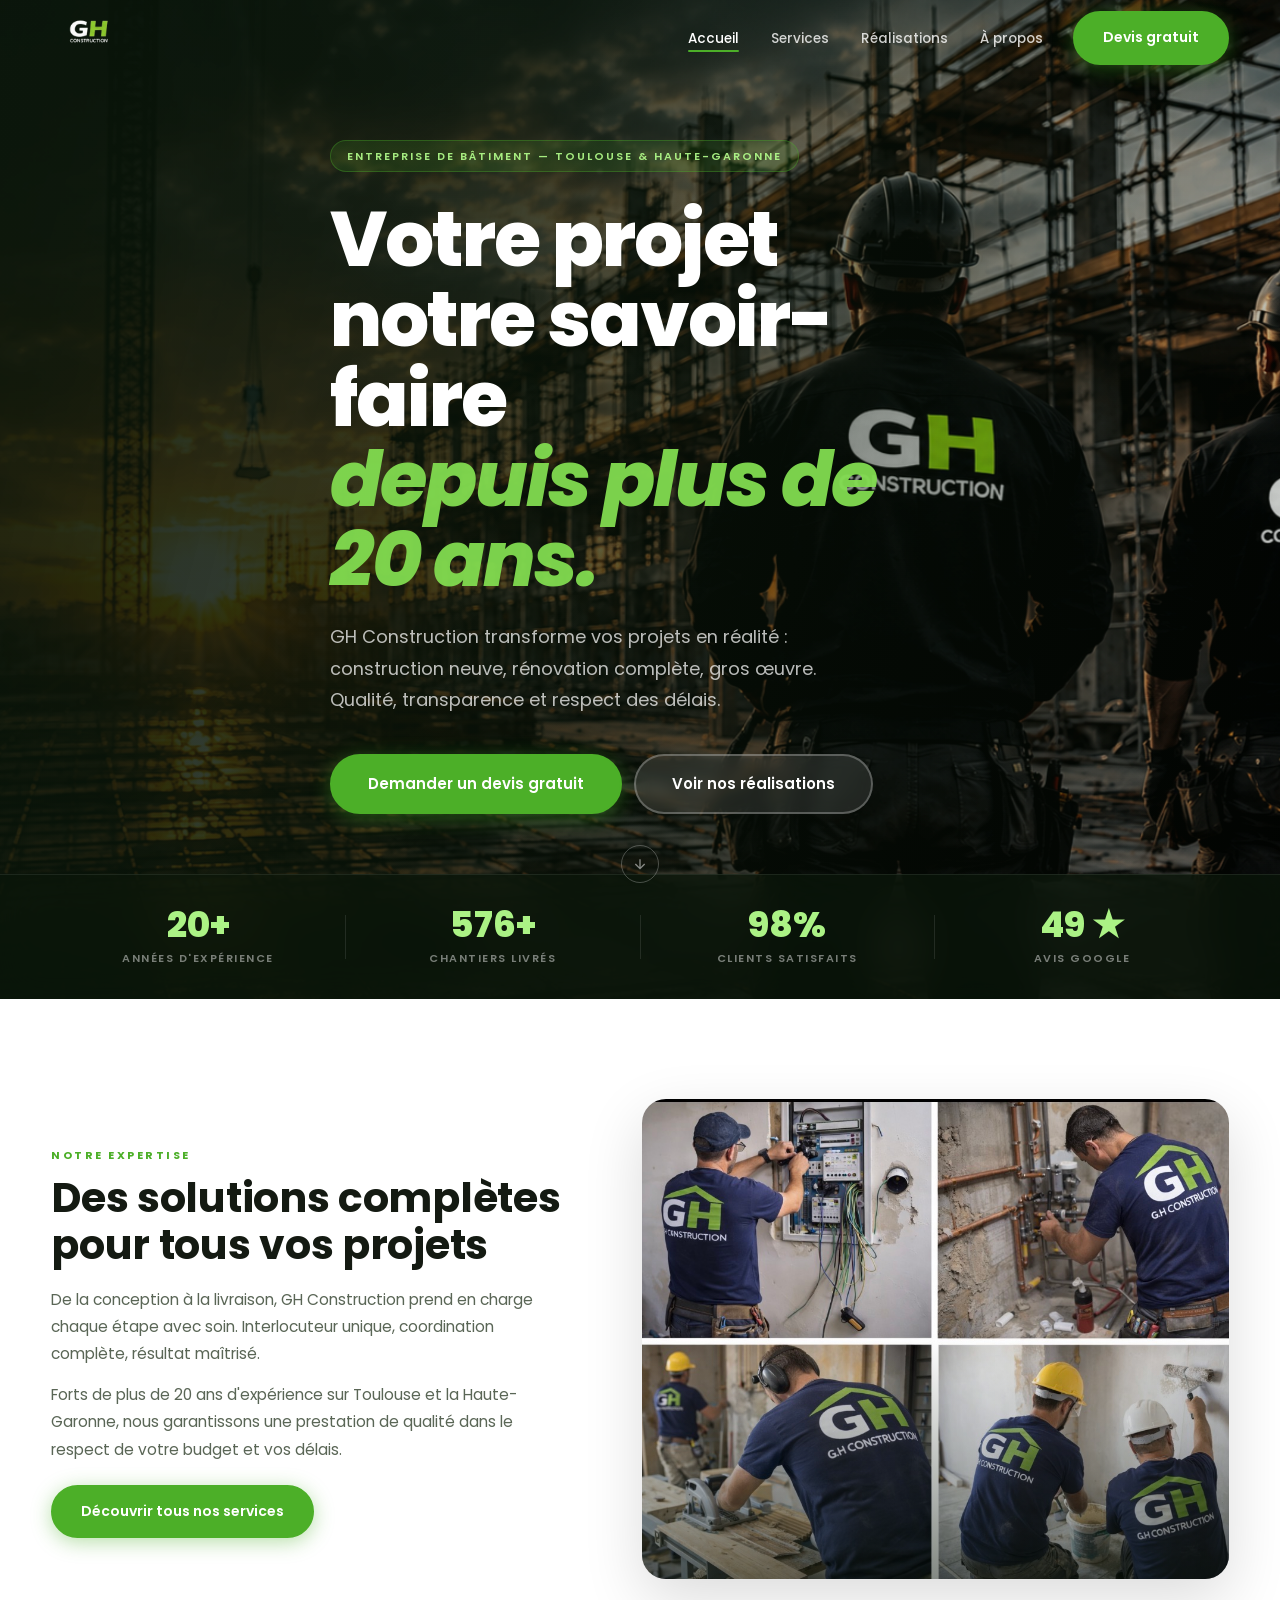
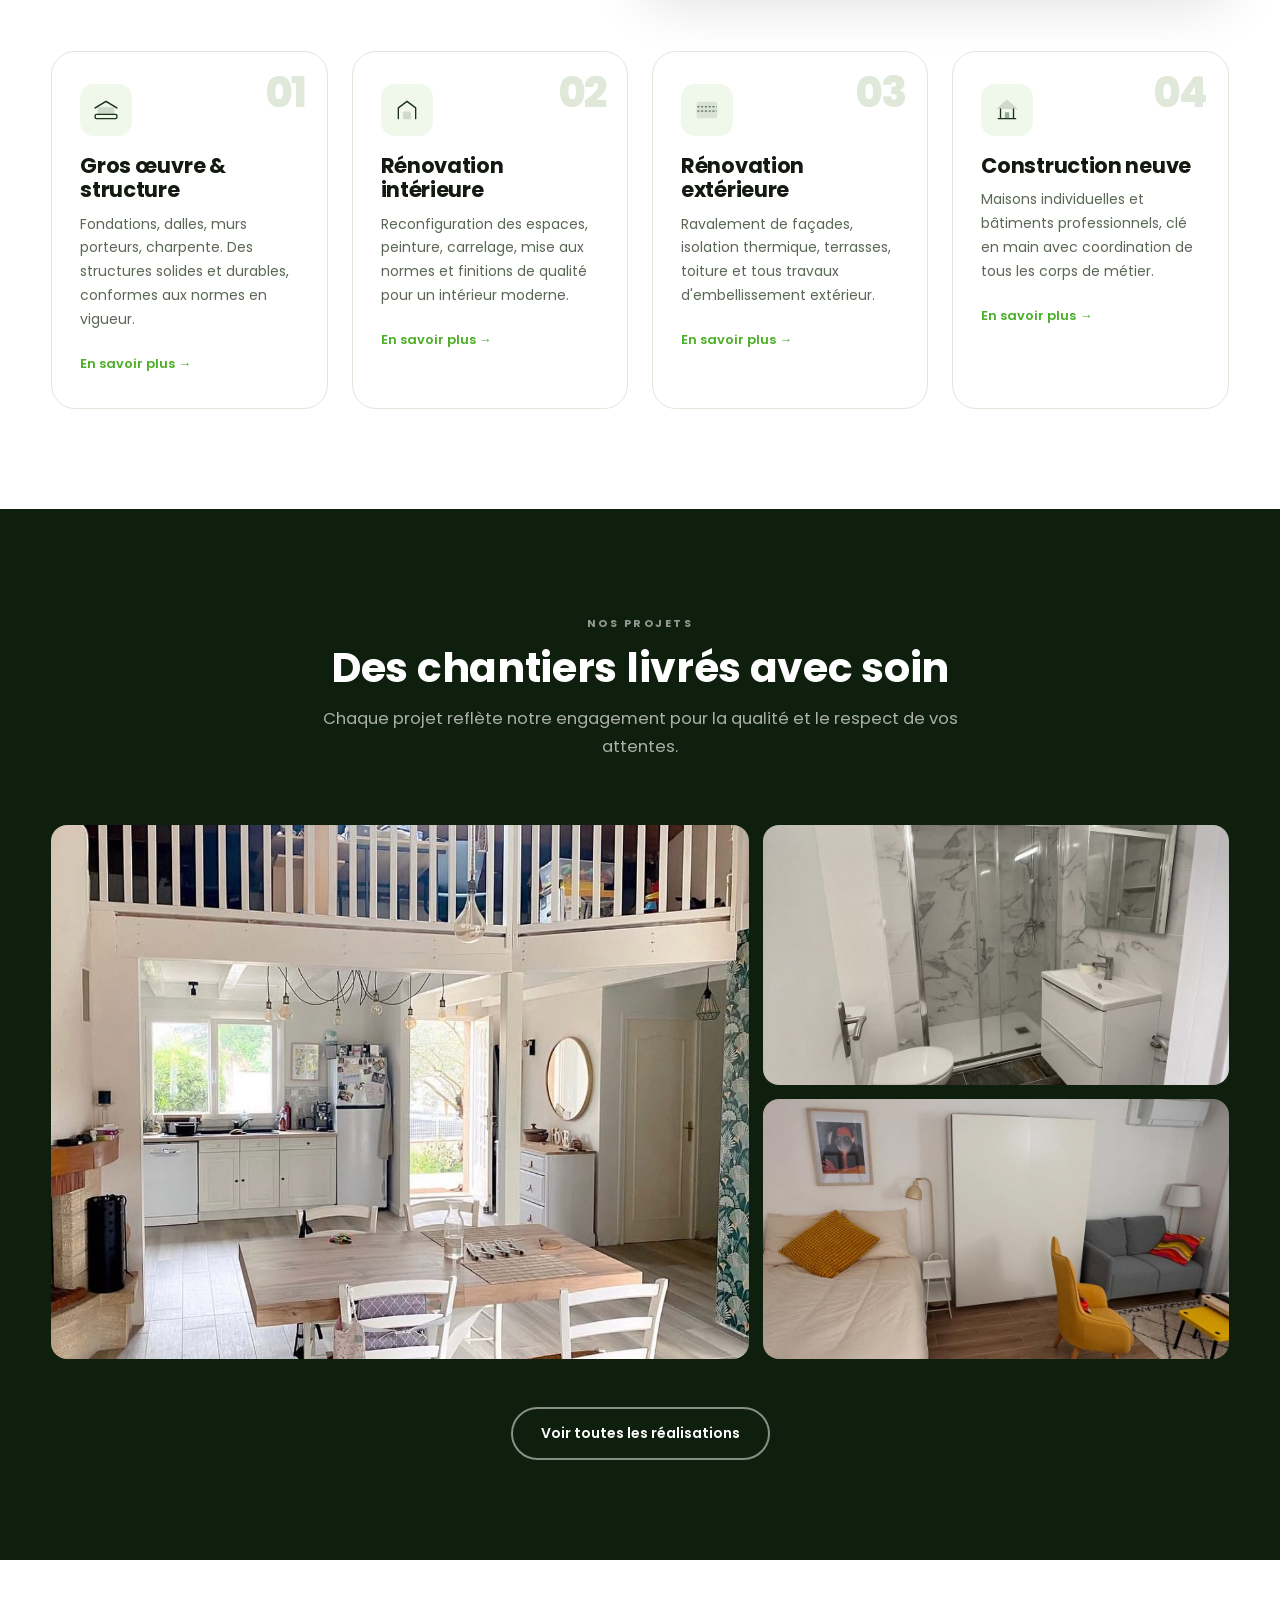
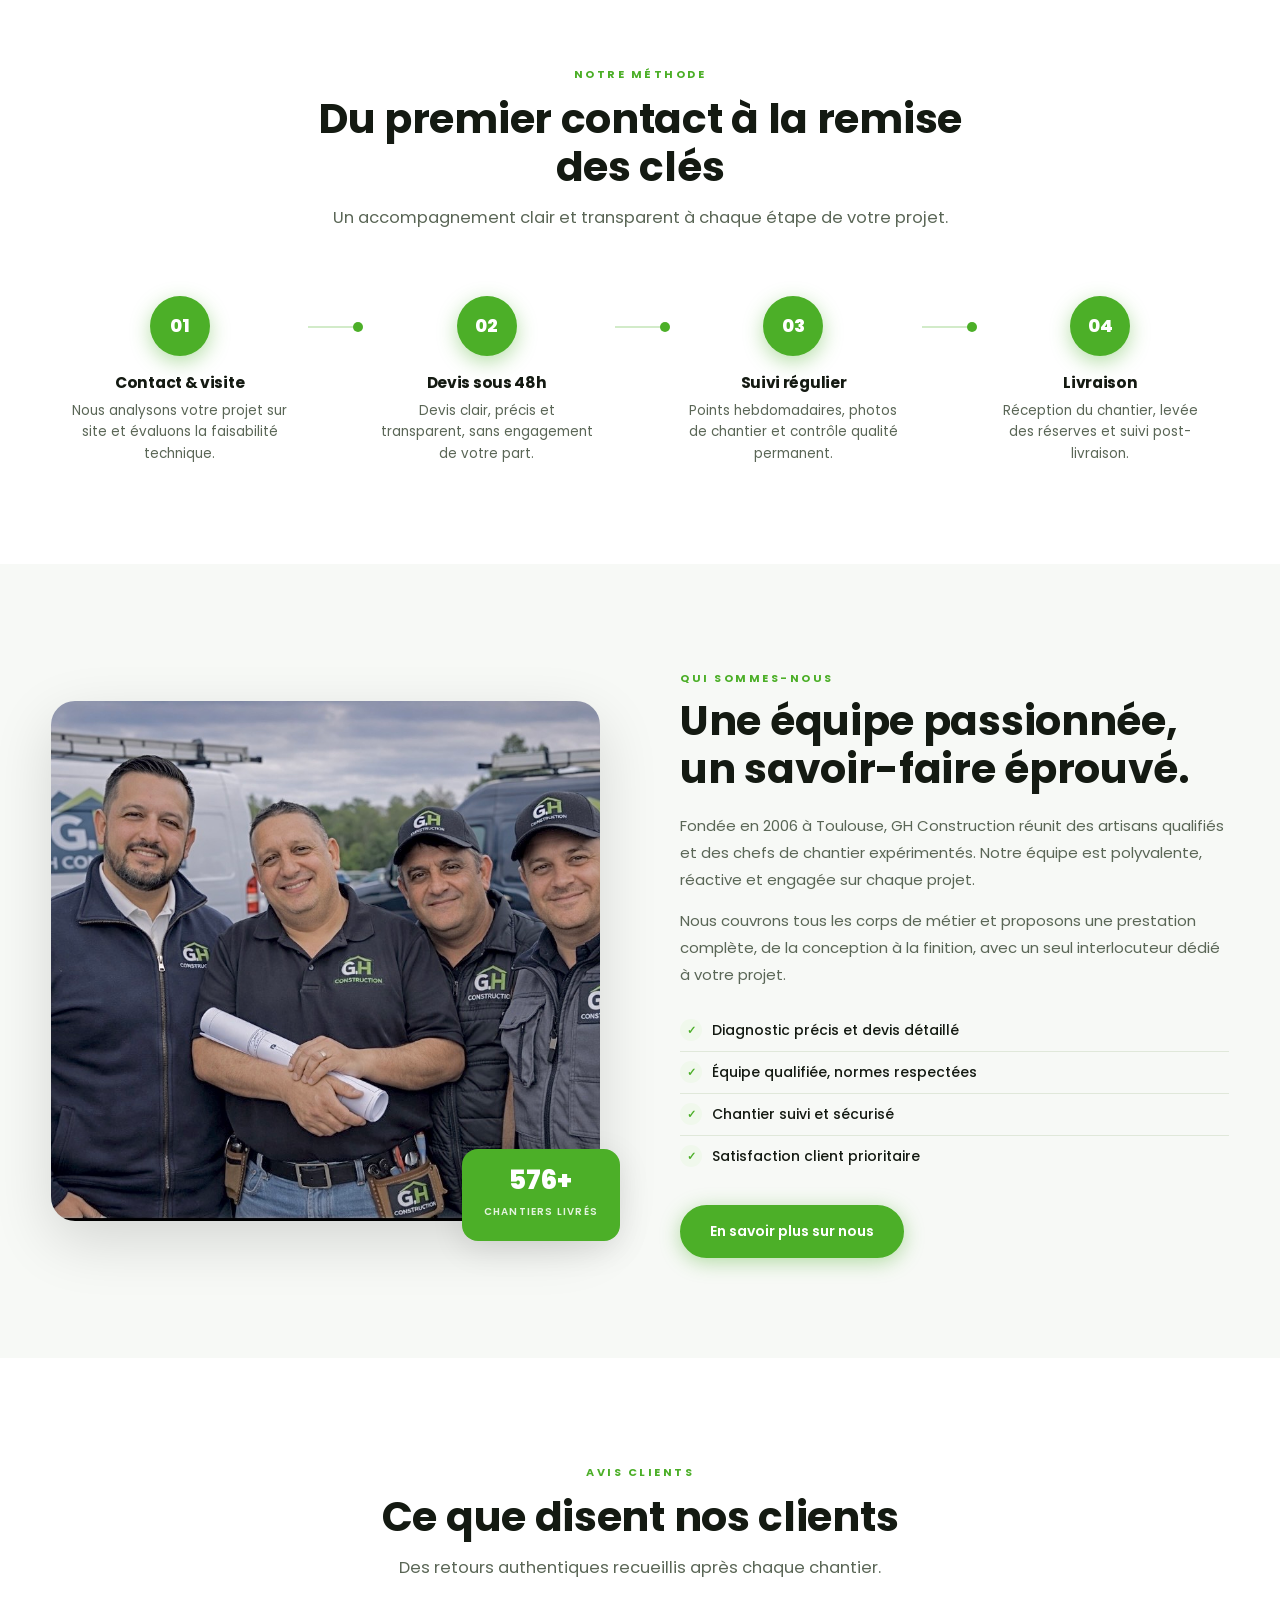
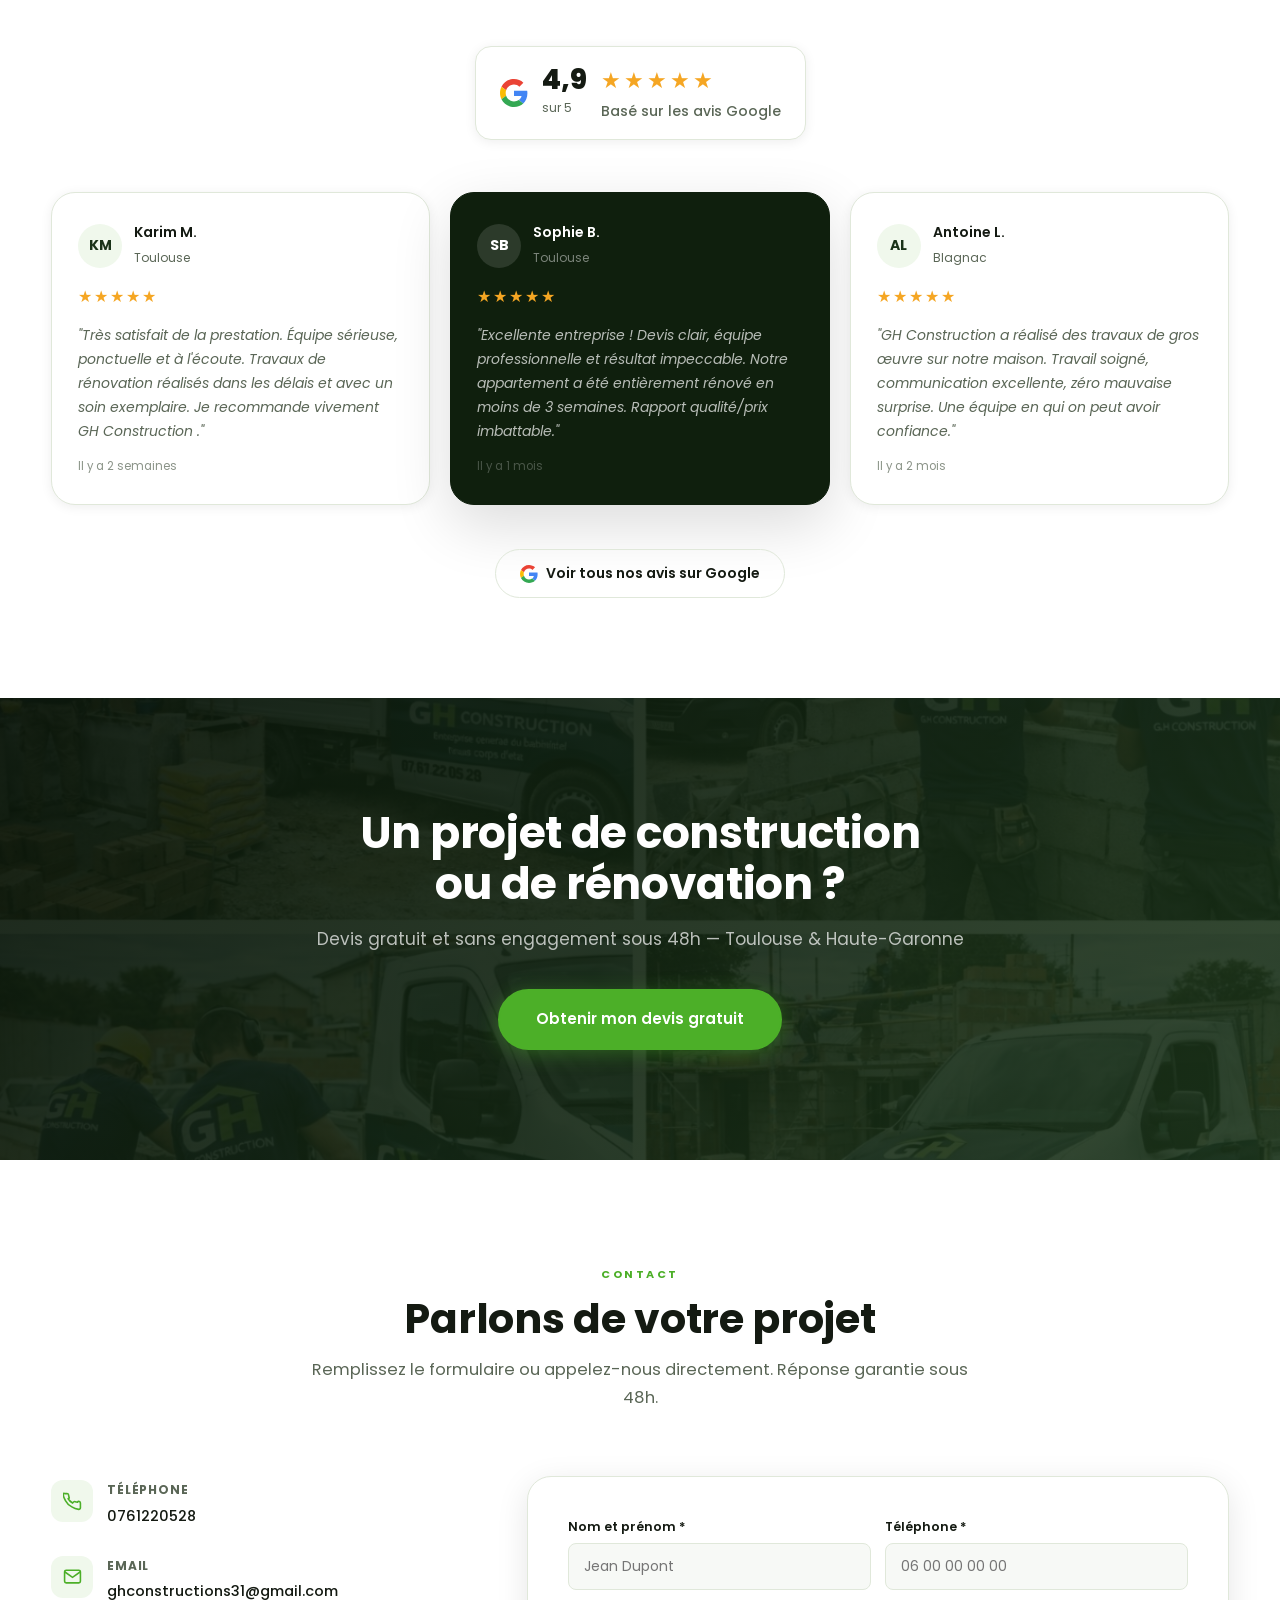
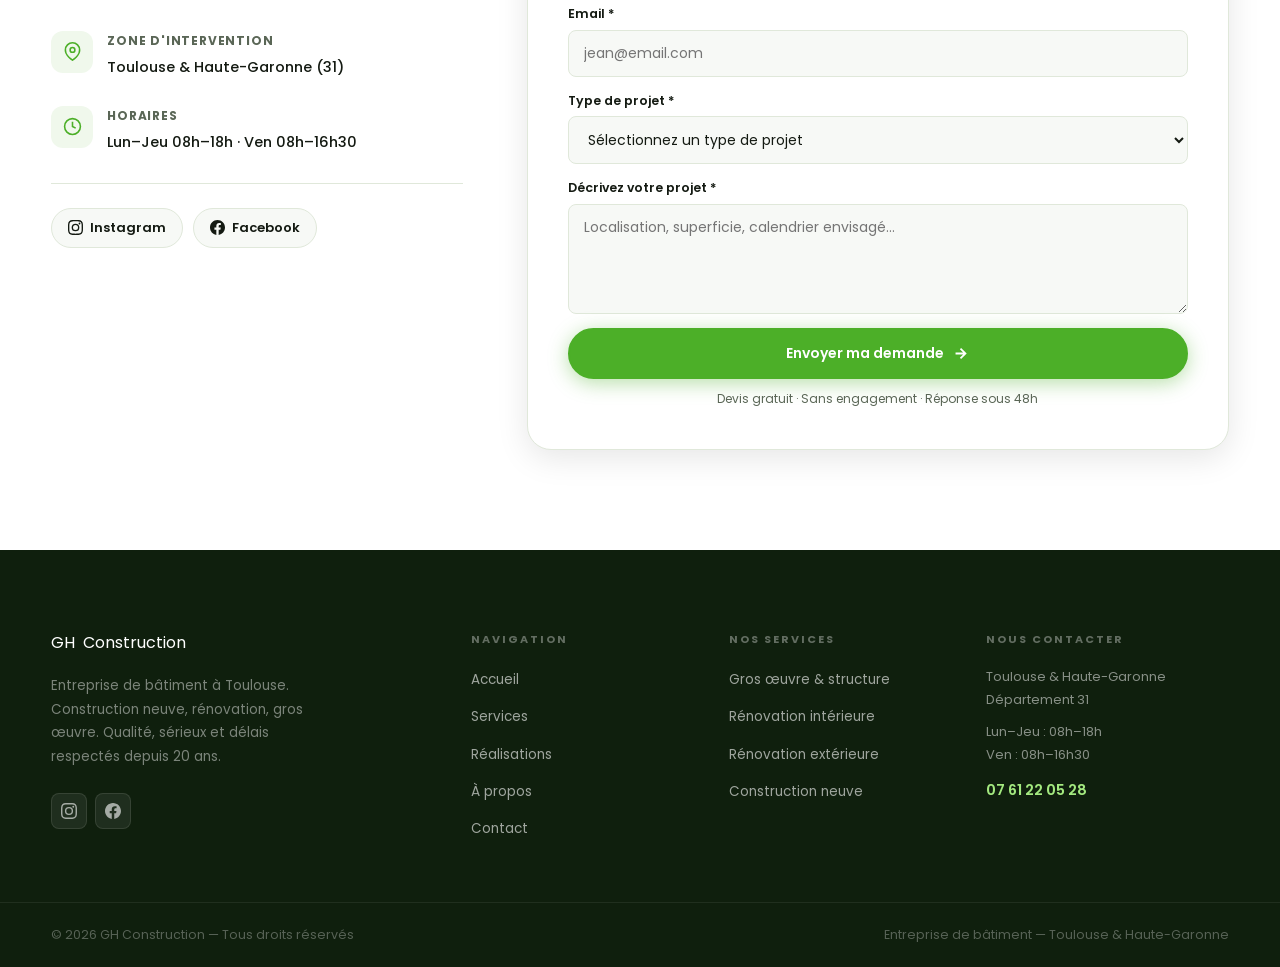
<file: index.html>
<!DOCTYPE html>
<html lang="fr">
<head>
    <meta charset="UTF-8">
    <meta name="viewport" content="width=device-width, initial-scale=1.0">
    <title>GH Construction  | Construction & Rénovation – Toulouse</title>
    <meta name="description" content="GH Construction , entreprise de bâtiment à Toulouse. Construction neuve, rénovation intérieure et extérieure, gros œuvre. Devis gratuit sous 48h.">
    <script async src="https://www.googletagmanager.com/gtag/js?id=AW-11104495292"></script>
    <script>
      window.dataLayer = window.dataLayer || [];
      function gtag(){dataLayer.push(arguments);}
      gtag('js', new Date());
      gtag('config', 'AW-11104495292');
    </script>
    <link rel="preconnect" href="https://fonts.googleapis.com">
    <link rel="preconnect" href="https://fonts.gstatic.com" crossorigin>
    <link href="https://fonts.googleapis.com/css2?family=Poppins:ital,wght@0,300;0,400;0,500;0,600;0,700;0,800;1,700&display=swap" rel="stylesheet">
    <link rel="stylesheet" href="css/style.css">
</head>
<body>

<!-- HEADER -->
<header id="header">
    <div class="container header-inner">
        <a href="index.html" class="logo">
            <img src="assets/images/logo/logo_gh_construction_top_left-removebg-preview.png" alt="GH Construction" class="logo-img">
        </a>
        <nav id="nav">
            <ul class="nav-links">
                <li><a href="index.html" class="active">Accueil</a></li>
                <li><a href="services.html">Services</a></li>
                <li><a href="realisations.html">Réalisations</a></li>
                <li><a href="about.html">À propos</a></li>
            </ul>
        </nav>
        <a href="#contact" class="btn btn-primary nav-cta">Devis gratuit</a>
        <button class="burger" id="burger" aria-label="Menu" aria-expanded="false">
            <span></span><span></span><span></span>
        </button>
    </div>
</header>

<!-- MOBILE NAV -->
<div class="mobile-nav" id="mobileNav" aria-hidden="true">
    <ul>
        <li><a href="index.html">Accueil</a></li>
        <li><a href="services.html">Services</a></li>
        <li><a href="realisations.html">Réalisations</a></li>
        <li><a href="about.html">À propos</a></li>
        <li><a href="#contact" class="btn btn-primary">Devis gratuit</a></li>
    </ul>
    <div class="mobile-nav-social">
        <a href="https://www.instagram.com/gh_construction_31/" target="_blank" rel="noreferrer">Instagram</a>
        <a href="https://www.facebook.com/GHCONSTRUCTIONS31/" target="_blank" rel="noreferrer">Facebook</a>
    </div>
</div>

<main>

<!-- ========== HERO ========== -->
<section class="hero" id="hero">
    <div class="hero-bg" style="background-image:url('assets/images/logo/future.PNG')"></div>
    <div class="hero-overlay"></div>
    <div class="container hero-content">
        <div class="hero-badge">Entreprise de bâtiment — Toulouse &amp; Haute-Garonne</div>
        <h1>Votre projet<br>notre savoir-faire<br><span class="hero-accent">depuis plus de 20 ans.</span></h1>
        <p>GH Construction  transforme vos projets en réalité : construction neuve, rénovation complète, gros œuvre. Qualité, transparence et respect des délais.</p>
        <div class="hero-actions">
            <a href="#contact" class="btn btn-primary btn-lg">Demander un devis gratuit</a>
            <a href="realisations.html" class="btn btn-ghost btn-lg">Voir nos réalisations</a>
        </div>
    </div>
    <div class="hero-stats">
        <div class="container">
            <div class="stats-row">
                <div class="stat">
                    <strong data-count="20" data-suffix="+">20+</strong>
                    <span>Années d'expérience</span>
                </div>
                <div class="stat-divider"></div>
                <div class="stat">
                    <strong data-count="576" data-suffix="+">576+</strong>
                    <span>Chantiers livrés</span>
                </div>
                <div class="stat-divider"></div>
                <div class="stat">
                    <strong data-count="98" data-suffix="%">98%</strong>
                    <span>Clients satisfaits</span>
                </div>
                <div class="stat-divider"></div>
                <div class="stat">
                    <strong>49 ★</strong>
                    <span>Avis google </span>
                </div>
            </div>
        </div>
    </div>
    <a href="#services" class="scroll-hint" aria-label="Défiler">
        <svg viewBox="0 0 24 24" fill="none" stroke="currentColor" stroke-width="2"><path d="M12 5v14M5 12l7 7 7-7"/></svg>
    </a>
</section>

<!-- ========== SERVICES ========== -->
<section class="section" id="services">
    <div class="container">
        <div class="services-intro">
            <div class="services-intro-text">
                <span class="kicker">Notre expertise</span>
                <h2>Des solutions complètes pour tous vos projets</h2>
                <p>De la conception à la livraison, GH Construction prend en charge chaque étape avec soin. Interlocuteur unique, coordination complète, résultat maîtrisé.</p>
                <p>Forts de plus de 20 ans d'expérience sur Toulouse et la Haute-Garonne, nous garantissons une prestation de qualité dans le respect de votre budget et vos délais.</p>
                <a href="services.html" class="btn btn-primary" style="margin-top:8px">Découvrir tous nos services</a>
            </div>
            <div class="services-intro-img">
                <img src="assets/images/logo/corde-metier.jpg" alt="Rénovation complète par GH Construction – salon après travaux" loading="lazy">
            </div>
        </div>
        <div class="services-grid">
            <div class="service-card">
                <div class="service-icon">
                    <svg viewBox="0 0 48 48" fill="none"><path d="M4 20L24 8L44 20" stroke="currentColor" stroke-width="3" stroke-linecap="round" stroke-linejoin="round"/><rect x="4" y="32" width="40" height="8" rx="2" stroke="currentColor" stroke-width="2.5"/><rect x="10" y="20" width="28" height="12" rx="1" stroke="currentColor" stroke-width="2.5" fill="currentColor" opacity=".15"/></svg>
                </div>
                <div class="service-number">01</div>
                <h3>Gros œuvre & structure</h3>
                <p>Fondations, dalles, murs porteurs, charpente. Des structures solides et durables, conformes aux normes en vigueur.</p>
                <a href="services.html" class="service-link">En savoir plus →</a>
            </div>
            <div class="service-card">
                <div class="service-icon">
                    <svg viewBox="0 0 48 48" fill="none"><path d="M8 40V20L24 8L40 20V40" stroke="currentColor" stroke-width="2.5" stroke-linecap="round" stroke-linejoin="round"/><rect x="18" y="28" width="12" height="12" rx="1" stroke="currentColor" stroke-width="2.5" fill="currentColor" opacity=".15"/></svg>
                </div>
                <div class="service-number">02</div>
                <h3>Rénovation intérieure</h3>
                <p>Reconfiguration des espaces, peinture, carrelage, mise aux normes et finitions de qualité pour un intérieur moderne.</p>
                <a href="services.html" class="service-link">En savoir plus →</a>
            </div>
            <div class="service-card">
                <div class="service-icon">
                    <svg viewBox="0 0 48 48" fill="none"><rect x="6" y="10" width="36" height="28" rx="3" stroke="currentColor" stroke-width="2.5" fill="currentColor" opacity=".1"/><path d="M6 18h36M6 26h36" stroke="currentColor" stroke-width="1.5" stroke-dasharray="4 3"/></svg>
                </div>
                <div class="service-number">03</div>
                <h3>Rénovation extérieure</h3>
                <p>Ravalement de façades, isolation thermique, terrasses, toiture et tous travaux d'embellissement extérieur.</p>
                <a href="services.html" class="service-link">En savoir plus →</a>
            </div>
            <div class="service-card">
                <div class="service-icon">
                    <svg viewBox="0 0 48 48" fill="none"><path d="M8 40h32M12 40V22M36 40V22" stroke="currentColor" stroke-width="2.5" stroke-linecap="round"/><path d="M6 22L24 6L42 22" stroke="currentColor" stroke-width="2.5" stroke-linecap="round" stroke-linejoin="round" fill="currentColor" opacity=".15"/><rect x="20" y="28" width="8" height="12" fill="currentColor" opacity=".4" rx="1"/></svg>
                </div>
                <div class="service-number">04</div>
                <h3>Construction neuve</h3>
                <p>Maisons individuelles et bâtiments professionnels, clé en main avec coordination de tous les corps de métier.</p>
                <a href="services.html" class="service-link">En savoir plus →</a>
            </div>
        </div>
    </div>
</section>

<!-- ========== RÉALISATIONS ========== -->
<section class="section section-dark" id="realisations">
    <div class="container">
        <div class="section-header section-header--light">
            <span class="kicker kicker--light">Nos projets</span>
            <h2>Des chantiers livrés avec soin</h2>
            <p>Chaque projet reflète notre engagement pour la qualité et le respect de vos attentes.</p>
        </div>
        <div class="portfolio-grid">
            <div class="portfolio-card portfolio-card--large">
                <img src="chantier/renovation-interieur-apres.jpg" alt="Maison toulousaine rénovée – GH Construction " loading="lazy">
                <div class="portfolio-overlay">
                    <span class="tag">Maison individuelle</span>
                    <h3>Aménagement intérieur complet</h3>
                    <p>Toulouse — transformation intégrale</p>
                </div>
            </div>
            <div class="portfolio-card">
                <img src="chantier/appartement-neuf-1.jpg" alt="Salle de bain marbre – appartement neuf" loading="lazy">
                <div class="portfolio-overlay">
                    <span class="tag">Appartement neuf</span>
                    <h3>Salle de bain marbre</h3>
                    <p>Finitions haut de gamme</p>
                </div>
            </div>
            <div class="portfolio-card">
                <img src="chantier/renovation-complete-2.jpg" alt="Chambre rénovée par GH Construction " loading="lazy">
                <div class="portfolio-overlay">
                    <span class="tag">Rénovation complète</span>
                    <h3>Suite parentale</h3>
                    <p>Rénovation & ameublement</p>
                </div>
            </div>
        </div>
        <div class="section-cta">
            <a href="realisations.html" class="btn btn-outline">Voir toutes les réalisations</a>
        </div>
    </div>
</section>

<!-- ========== PROCESS ========== -->
<section class="section" id="methode">
    <div class="container">
        <div class="section-header">
            <span class="kicker">Notre méthode</span>
            <h2>Du premier contact à la remise des clés</h2>
            <p>Un accompagnement clair et transparent à chaque étape de votre projet.</p>
        </div>
        <div class="process-steps">
            <div class="process-step">
                <div class="step-number">01</div>
                <div class="step-content">
                    <h3>Contact & visite</h3>
                    <p>Nous analysons votre projet sur site et évaluons la faisabilité technique.</p>
                </div>
            </div>
            <div class="process-connector"></div>
            <div class="process-step">
                <div class="step-number">02</div>
                <div class="step-content">
                    <h3>Devis sous 48h</h3>
                    <p>Devis clair, précis et transparent, sans engagement de votre part.</p>
                </div>
            </div>
            <div class="process-connector"></div>
            <div class="process-step">
                <div class="step-number">03</div>
                <div class="step-content">
                    <h3>Suivi régulier</h3>
                    <p>Points hebdomadaires, photos de chantier et contrôle qualité permanent.</p>
                </div>
            </div>
            <div class="process-connector"></div>
            <div class="process-step">
                <div class="step-number">04</div>
                <div class="step-content">
                    <h3>Livraison</h3>
                    <p>Réception du chantier, levée des réserves et suivi post-livraison.</p>
                </div>
            </div>
        </div>
    </div>
</section>

<!-- ========== ABOUT SPLIT ========== -->
<section class="section section-alt" id="equipe">
    <div class="container about-split">
        <div class="about-image">
            <img src="assets/images/logo/gerant.jpg" alt="Réalisation GH Construction  – espace de vie moderne" loading="lazy">
            <div class="about-badge">
                <strong>576+</strong>
                <span>Chantiers livrés</span>
            </div>
        </div>
        <div class="about-text">
            <span class="kicker">Qui sommes-nous</span>
            <h2>Une équipe passionnée,<br>un savoir-faire éprouvé.</h2>
            <p>Fondée en 2006 à Toulouse, GH Construction  réunit des artisans qualifiés et des chefs de chantier expérimentés. Notre équipe est polyvalente, réactive et engagée sur chaque projet.</p>
            <p>Nous couvrons tous les corps de métier et proposons une prestation complète, de la conception à la finition, avec un seul interlocuteur dédié à votre projet.</p>
            <ul class="about-checks">
                <li>Diagnostic précis et devis détaillé</li>
                <li>Équipe qualifiée, normes respectées</li>
                <li>Chantier suivi et sécurisé</li>
                <li>Satisfaction client prioritaire</li>
            </ul>
            <a href="about.html" class="btn btn-primary">En savoir plus sur nous</a>
        </div>
    </div>
</section>

<!-- ========== AVIS GOOGLE ========== -->
<section class="section" id="avis">
    <div class="container">
        <div class="section-header">
            <span class="kicker">Avis clients</span>
            <h2>Ce que disent nos clients</h2>
            <p>Des retours authentiques recueillis après chaque chantier.</p>
        </div>

        <div class="google-rating-bar">
            <div class="google-badge">
                <!-- Google G logo -->
                <svg class="google-badge-logo" viewBox="0 0 48 48" xmlns="http://www.w3.org/2000/svg">
                    <path fill="#EA4335" d="M24 9.5c3.54 0 6.71 1.22 9.21 3.6l6.85-6.85C35.9 2.38 30.47 0 24 0 14.62 0 6.51 5.38 2.56 13.22l7.98 6.19C12.43 13.72 17.74 9.5 24 9.5z"/><path fill="#4285F4" d="M46.98 24.55c0-1.57-.15-3.09-.38-4.55H24v9.02h12.94c-.58 2.96-2.26 5.48-4.78 7.18l7.73 6c4.51-4.18 7.09-10.36 7.09-17.65z"/><path fill="#FBBC05" d="M10.53 28.59c-.48-1.45-.76-2.99-.76-4.59s.27-3.14.76-4.59l-7.98-6.19C.92 16.46 0 20.12 0 24c0 3.88.92 7.54 2.56 10.78l7.97-6.19z"/><path fill="#34A853" d="M24 48c6.48 0 11.93-2.13 15.89-5.81l-7.73-6c-2.18 1.48-4.97 2.31-8.16 2.31-6.26 0-11.57-4.22-13.47-9.91l-7.98 6.19C6.51 42.62 14.62 48 24 48z"/>
                </svg>
                <div class="google-badge-score">
                    <strong>4,9</strong>
                    <span>sur 5</span>
                </div>
                <div>
                    <div class="google-stars">★★★★★</div>
                    <div class="google-count">Basé sur les avis Google</div>
                </div>
            </div>
        </div>

        <div class="reviews-grid">
            <article class="review-card">
                <div class="review-header">
                    <div class="review-avatar">KM</div>
                    <div class="review-header-text">
                        <strong>Karim M.</strong>
                        <span>Toulouse</span>
                    </div>
                </div>
                <div class="review-stars">★★★★★</div>
                <blockquote>"Très satisfait de la prestation. Équipe sérieuse, ponctuelle et à l'écoute. Travaux de rénovation réalisés dans les délais et avec un soin exemplaire. Je recommande vivement GH Construction ."</blockquote>
                <div class="review-date">Il y a 2 semaines</div>
            </article>

            <article class="review-card review-card--featured">
                <div class="review-header">
                    <div class="review-avatar">SB</div>
                    <div class="review-header-text">
                        <strong>Sophie B.</strong>
                        <span>Toulouse</span>
                    </div>
                </div>
                <div class="review-stars">★★★★★</div>
                <blockquote>"Excellente entreprise ! Devis clair, équipe professionnelle et résultat impeccable. Notre appartement a été entièrement rénové en moins de 3 semaines. Rapport qualité/prix imbattable."</blockquote>
                <div class="review-date">Il y a 1 mois</div>
            </article>

            <article class="review-card">
                <div class="review-header">
                    <div class="review-avatar">AL</div>
                    <div class="review-header-text">
                        <strong>Antoine L.</strong>
                        <span>Blagnac</span>
                    </div>
                </div>
                <div class="review-stars">★★★★★</div>
                <blockquote>"GH Construction  a réalisé des travaux de gros œuvre sur notre maison. Travail soigné, communication excellente, zéro mauvaise surprise. Une équipe en qui on peut avoir confiance."</blockquote>
                <div class="review-date">Il y a 2 mois</div>
            </article>
        </div>

        <div class="reviews-cta">
            <a href="https://www.google.com/search?q=GH+CONSTRUCTION+31+Toulouse+avis" target="_blank" rel="noreferrer">
                <svg viewBox="0 0 48 48" xmlns="http://www.w3.org/2000/svg" width="20" height="20">
                    <path fill="#EA4335" d="M24 9.5c3.54 0 6.71 1.22 9.21 3.6l6.85-6.85C35.9 2.38 30.47 0 24 0 14.62 0 6.51 5.38 2.56 13.22l7.98 6.19C12.43 13.72 17.74 9.5 24 9.5z"/><path fill="#4285F4" d="M46.98 24.55c0-1.57-.15-3.09-.38-4.55H24v9.02h12.94c-.58 2.96-2.26 5.48-4.78 7.18l7.73 6c4.51-4.18 7.09-10.36 7.09-17.65z"/><path fill="#FBBC05" d="M10.53 28.59c-.48-1.45-.76-2.99-.76-4.59s.27-3.14.76-4.59l-7.98-6.19C.92 16.46 0 20.12 0 24c0 3.88.92 7.54 2.56 10.78l7.97-6.19z"/><path fill="#34A853" d="M24 48c6.48 0 11.93-2.13 15.89-5.81l-7.73-6c-2.18 1.48-4.97 2.31-8.16 2.31-6.26 0-11.57-4.22-13.47-9.91l-7.98 6.19C6.51 42.62 14.62 48 24 48z"/>
                </svg>
                Voir tous nos avis sur Google
            </a>
        </div>
    </div>
</section>

<!-- ========== CTA BANNER ========== -->
<section class="cta-banner">
    <div class="cta-banner-bg" style="background-image:url('assets/images/logo/construiction2.jpg')"></div>
    <div class="cta-banner-overlay"></div>
    <div class="container cta-banner-content">
        <h2>Un projet de construction<br>ou de rénovation ?</h2>
        <p>Devis gratuit et sans engagement sous 48h — Toulouse &amp; Haute-Garonne</p>
        <a href="#contact" class="btn btn-primary btn-lg">Obtenir mon devis gratuit</a>
    </div>
</section>

<!-- ========== CONTACT ========== -->
<section class="section" id="contact">
    <div class="container">
        <div class="section-header">
            <span class="kicker">Contact</span>
            <h2>Parlons de votre projet</h2>
            <p>Remplissez le formulaire ou appelez-nous directement. Réponse garantie sous 48h.</p>
        </div>
        <div class="contact-layout">
            <div class="contact-info">
                <div class="contact-item">
                    <div class="contact-icon">
                        <svg viewBox="0 0 24 24" fill="none" stroke="currentColor" stroke-width="2"><path d="M22 16.92v3a2 2 0 01-2.18 2 19.79 19.79 0 01-8.63-3.07A19.5 19.5 0 013.07 10.8a19.79 19.79 0 01-3.07-8.67A2 2 0 012 2h3a2 2 0 012 1.72 12.84 12.84 0 00.7 2.81 2 2 0 01-.45 2.11L6.09 7.91a16 16 0 006 6l1.27-1.27a2 2 0 012.11-.45 12.84 12.84 0 002.81.7A2 2 0 0122 14v2.92z"/></svg>
                    </div>
                    <div>
                        <strong>Téléphone</strong>
                        <a href="tel:+33761220528">0761220528</a>
                    </div>
                </div>
                <div class="contact-item">
                    <div class="contact-icon">
                        <svg viewBox="0 0 24 24" fill="none" stroke="currentColor" stroke-width="2"><path d="M4 4h16c1.1 0 2 .9 2 2v12c0 1.1-.9 2-2 2H4c-1.1 0-2-.9-2-2V6c0-1.1.9-2 2-2z"/><polyline points="22,6 12,13 2,6"/></svg>
                    </div>
                    <div>
                        <strong>Email</strong>
                        <a href="mailto:ghconstructions31@gmail.com">ghconstructions31@gmail.com</a>
                    </div>
                </div>
                <div class="contact-item">
                    <div class="contact-icon">
                        <svg viewBox="0 0 24 24" fill="none" stroke="currentColor" stroke-width="2"><path d="M21 10c0 7-9 13-9 13s-9-6-9-13a9 9 0 0118 0z"/><circle cx="12" cy="10" r="3"/></svg>
                    </div>
                    <div>
                        <strong>Zone d'intervention</strong>
                        <span>Toulouse &amp; Haute-Garonne (31)</span>
                    </div>
                </div>
                <div class="contact-item">
                    <div class="contact-icon">
                        <svg viewBox="0 0 24 24" fill="none" stroke="currentColor" stroke-width="2"><circle cx="12" cy="12" r="10"/><polyline points="12 6 12 12 16 14"/></svg>
                    </div>
                    <div>
                        <strong>Horaires</strong>
                        <span>Lun–Jeu 08h–18h · Ven 08h–16h30</span>
                    </div>
                </div>
                <div class="contact-social">
                    <a href="https://www.instagram.com/gh_construction_31/" target="_blank" rel="noreferrer" class="social-link">
                        <svg viewBox="0 0 24 24" fill="currentColor"><path d="M12 2.163c3.204 0 3.584.012 4.85.07 3.252.148 4.771 1.691 4.919 4.919.058 1.265.069 1.645.069 4.849 0 3.205-.012 3.584-.069 4.849-.149 3.225-1.664 4.771-4.919 4.919-1.266.058-1.644.07-4.85.07-3.204 0-3.584-.012-4.849-.07-3.26-.149-4.771-1.699-4.919-4.92-.058-1.265-.07-1.644-.07-4.849 0-3.204.013-3.583.07-4.849.149-3.227 1.664-4.771 4.919-4.919 1.266-.057 1.645-.069 4.849-.069zM12 0C8.741 0 8.333.014 7.053.072 2.695.272.273 2.69.073 7.052.014 8.333 0 8.741 0 12c0 3.259.014 3.668.072 4.948.2 4.358 2.618 6.78 6.98 6.98C8.333 23.986 8.741 24 12 24c3.259 0 3.668-.014 4.948-.072 4.354-.2 6.782-2.618 6.979-6.98.059-1.28.073-1.689.073-4.948 0-3.259-.014-3.667-.072-4.947-.196-4.354-2.617-6.78-6.979-6.98C15.668.014 15.259 0 12 0zm0 5.838a6.162 6.162 0 100 12.324 6.162 6.162 0 000-12.324zM12 16a4 4 0 110-8 4 4 0 010 8zm6.406-11.845a1.44 1.44 0 100 2.881 1.44 1.44 0 000-2.881z"/></svg>
                        Instagram
                    </a>
                    <a href="https://www.facebook.com/GHCONSTRUCTIONS31/" target="_blank" rel="noreferrer" class="social-link">
                        <svg viewBox="0 0 24 24" fill="currentColor"><path d="M24 12.073c0-6.627-5.373-12-12-12s-12 5.373-12 12c0 5.99 4.388 10.954 10.125 11.854v-8.385H7.078v-3.47h3.047V9.43c0-3.007 1.792-4.669 4.533-4.669 1.312 0 2.686.235 2.686.235v2.953H15.83c-1.491 0-1.956.925-1.956 1.874v2.25h3.328l-.532 3.47h-2.796v8.385C19.612 23.027 24 18.062 24 12.073z"/></svg>
                        Facebook
                    </a>
                </div>
            </div>
            <div class="contact-form-wrap">
                <form class="contact-form" id="contactForm" novalidate>
                    <div class="form-row">
                        <div class="form-group">
                            <label for="name">Nom et prénom *</label>
                            <input type="text" id="name" name="name" placeholder="Jean Dupont" required>
                        </div>
                        <div class="form-group">
                            <label for="phone">Téléphone *</label>
                            <input type="tel" id="phone" name="phone" placeholder="06 00 00 00 00" required>
                        </div>
                    </div>
                    <div class="form-group">
                        <label for="email">Email *</label>
                        <input type="email" id="email" name="email" placeholder="jean@email.com" required>
                    </div>
                    <div class="form-group">
                        <label for="project">Type de projet *</label>
                        <select id="project" name="project" required>
                            <option value="">Sélectionnez un type de projet</option>
                            <option value="construction">Construction neuve</option>
                            <option value="renovation-int">Rénovation intérieure</option>
                            <option value="renovation-ext">Rénovation extérieure</option>
                            <option value="gros-oeuvre">Gros œuvre</option>
                            <option value="autre">Autre</option>
                        </select>
                    </div>
                    <div class="form-group">
                        <label for="message">Décrivez votre projet *</label>
                        <textarea id="message" name="message" rows="4" placeholder="Localisation, superficie, calendrier envisagé..." required></textarea>
                    </div>
                    <button type="submit" class="btn btn-primary btn-block">
                        Envoyer ma demande
                        <svg viewBox="0 0 24 24" fill="none" stroke="currentColor" stroke-width="2.5"><path d="M5 12h14M12 5l7 7-7 7"/></svg>
                    </button>
                    <p style="font-size:12px;color:var(--text-muted);text-align:center;margin-top:10px;">Devis gratuit · Sans engagement · Réponse sous 48h</p>
                </form>
                <div class="form-success" id="formSuccess">
                    <svg width="52" height="52" viewBox="0 0 52 52" fill="none" style="margin:0 auto 14px"><circle cx="26" cy="26" r="26" fill="#f0f8ec"/><path d="M16 26l7 7 13-13" stroke="#4caf28" stroke-width="3" stroke-linecap="round" stroke-linejoin="round"/></svg>
                    <h3>Demande envoyée !</h3>
                    <p>Nous vous recontacterons dans les 48h.</p>
                </div>
            </div>
        </div>
    </div>
</section>

</main>

<!-- FOOTER -->
<footer>
    <div class="container footer-grid">
        <div class="footer-brand">
            <a href="index.html" class="logo">
                <span class="logo-gh">GH </span>
                <span class="logo-label"> Construction </span>
            </a>
            <p>Entreprise de bâtiment à Toulouse. Construction neuve, rénovation, gros œuvre. Qualité, sérieux et délais respectés depuis 20 ans.</p>
            <div class="footer-social">
                <a href="https://www.instagram.com/gh_construction_31/" target="_blank" rel="noreferrer" aria-label="Instagram">
                    <svg viewBox="0 0 24 24" fill="currentColor"><path d="M12 2.163c3.204 0 3.584.012 4.85.07 3.252.148 4.771 1.691 4.919 4.919.058 1.265.069 1.645.069 4.849 0 3.205-.012 3.584-.069 4.849-.149 3.225-1.664 4.771-4.919 4.919-1.266.058-1.644.07-4.85.07-3.204 0-3.584-.012-4.849-.07-3.26-.149-4.771-1.699-4.919-4.92-.058-1.265-.07-1.644-.07-4.849 0-3.204.013-3.583.07-4.849.149-3.227 1.664-4.771 4.919-4.919 1.266-.057 1.645-.069 4.849-.069zM12 0C8.741 0 8.333.014 7.053.072 2.695.272.273 2.69.073 7.052.014 8.333 0 8.741 0 12c0 3.259.014 3.668.072 4.948.2 4.358 2.618 6.78 6.98 6.98C8.333 23.986 8.741 24 12 24c3.259 0 3.668-.014 4.948-.072 4.354-.2 6.782-2.618 6.979-6.98.059-1.28.073-1.689.073-4.948 0-3.259-.014-3.667-.072-4.947-.196-4.354-2.617-6.78-6.979-6.98C15.668.014 15.259 0 12 0zm0 5.838a6.162 6.162 0 100 12.324 6.162 6.162 0 000-12.324zM12 16a4 4 0 110-8 4 4 0 010 8zm6.406-11.845a1.44 1.44 0 100 2.881 1.44 1.44 0 000-2.881z"/></svg>
                </a>
                <a href="https://www.facebook.com/GHCONSTRUCTIONS31/" target="_blank" rel="noreferrer" aria-label="Facebook">
                    <svg viewBox="0 0 24 24" fill="currentColor"><path d="M24 12.073c0-6.627-5.373-12-12-12s-12 5.373-12 12c0 5.99 4.388 10.954 10.125 11.854v-8.385H7.078v-3.47h3.047V9.43c0-3.007 1.792-4.669 4.533-4.669 1.312 0 2.686.235 2.686.235v2.953H15.83c-1.491 0-1.956.925-1.956 1.874v2.25h3.328l-.532 3.47h-2.796v8.385C19.612 23.027 24 18.062 24 12.073z"/></svg>
                </a>
            </div>
        </div>
        <div class="footer-nav">
            <h4>Navigation</h4>
            <ul>
                <li><a href="index.html">Accueil</a></li>
                <li><a href="services.html">Services</a></li>
                <li><a href="realisations.html">Réalisations</a></li>
                <li><a href="about.html">À propos</a></li>
                <li><a href="#contact">Contact</a></li>
            </ul>
        </div>
        <div class="footer-nav">
            <h4>Nos services</h4>
            <ul>
                <li><a href="services.html">Gros œuvre & structure</a></li>
                <li><a href="services.html">Rénovation intérieure</a></li>
                <li><a href="services.html">Rénovation extérieure</a></li>
                <li><a href="services.html">Construction neuve</a></li>
            </ul>
        </div>
        <div class="footer-contact">
            <h4>Nous contacter</h4>
            <p>Toulouse &amp; Haute-Garonne<br>Département 31</p>
            <p>Lun–Jeu : 08h–18h<br>Ven : 08h–16h30</p>
            <a href="tel:+337 61 22 05 28">07 61 22 05 28</a>
        </div>
    </div>
    <div class="footer-bottom">
        <div class="container">
            <p>© 2026 GH Construction — Tous droits réservés</p>
            <p>Entreprise de bâtiment — Toulouse &amp; Haute-Garonne</p>
        </div>
    </div>
</footer>

<script src="js/main.js"></script>
</body>
</html>
</file>
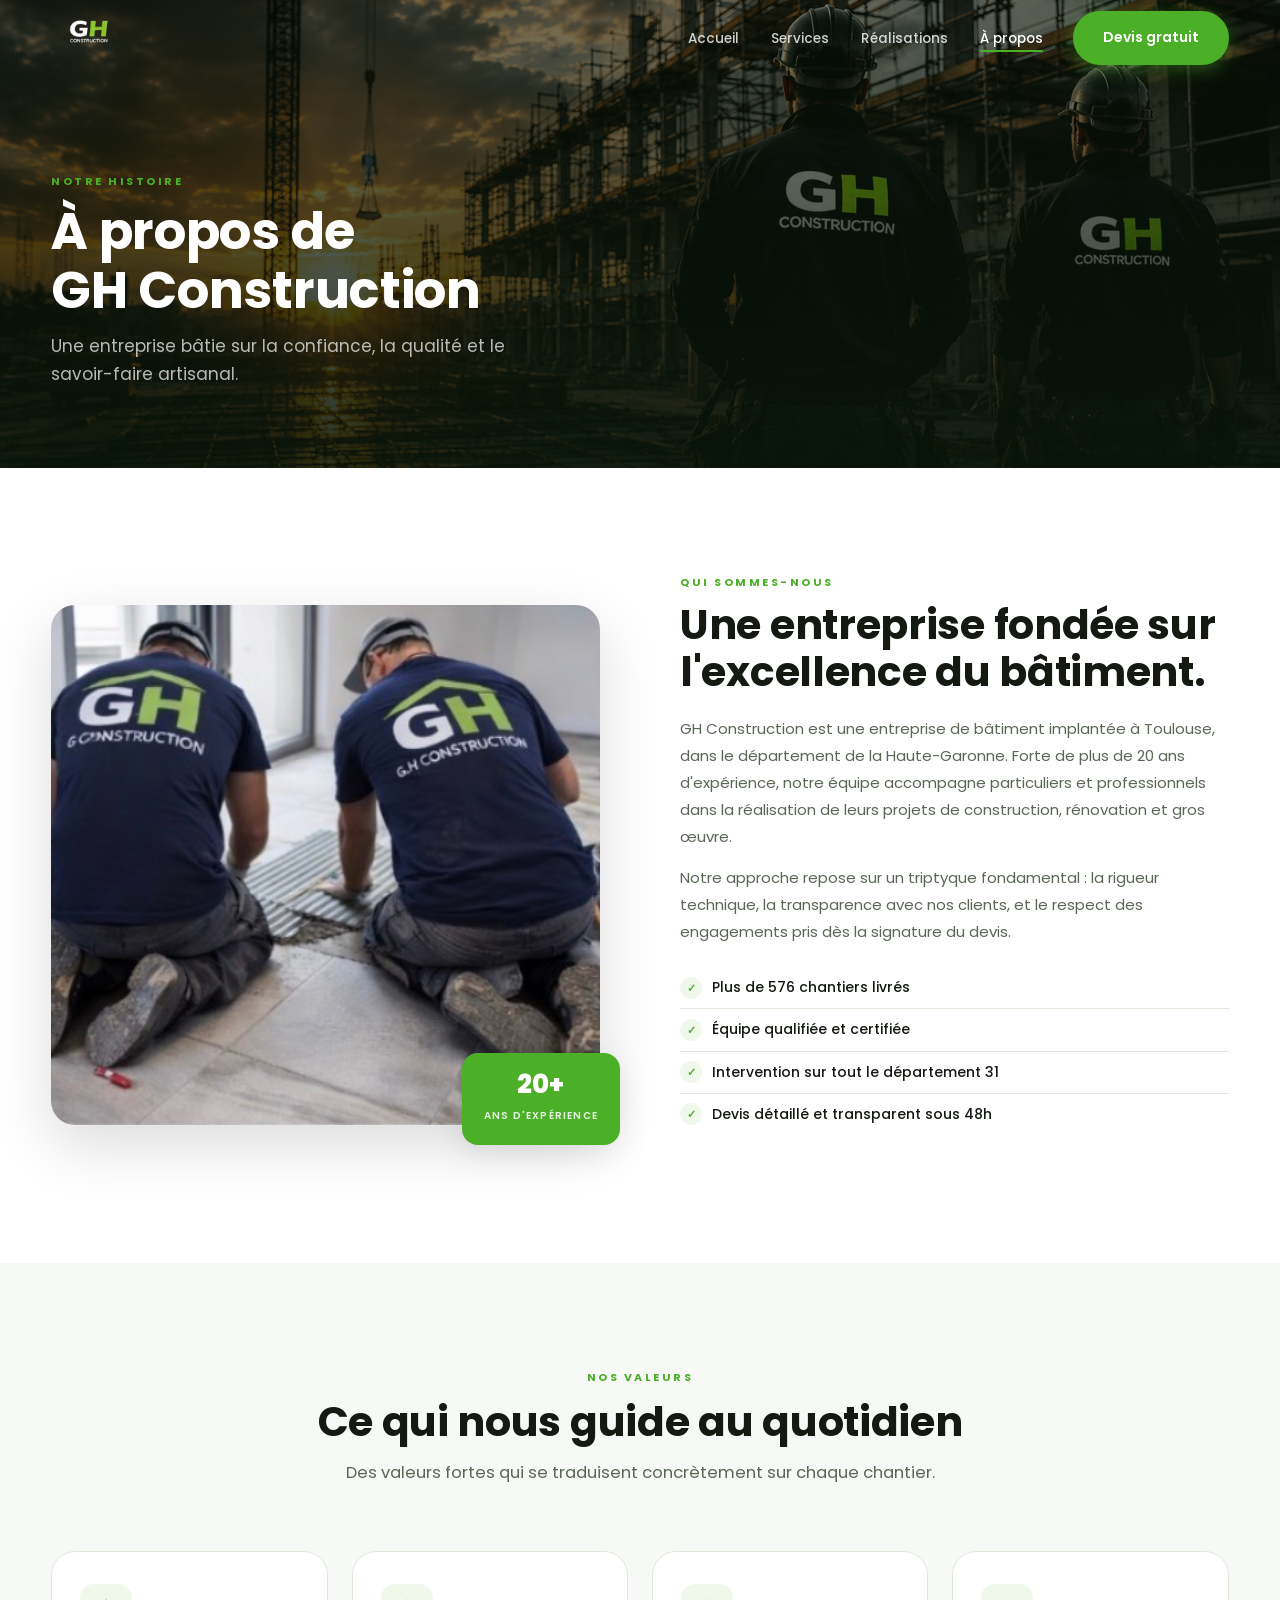
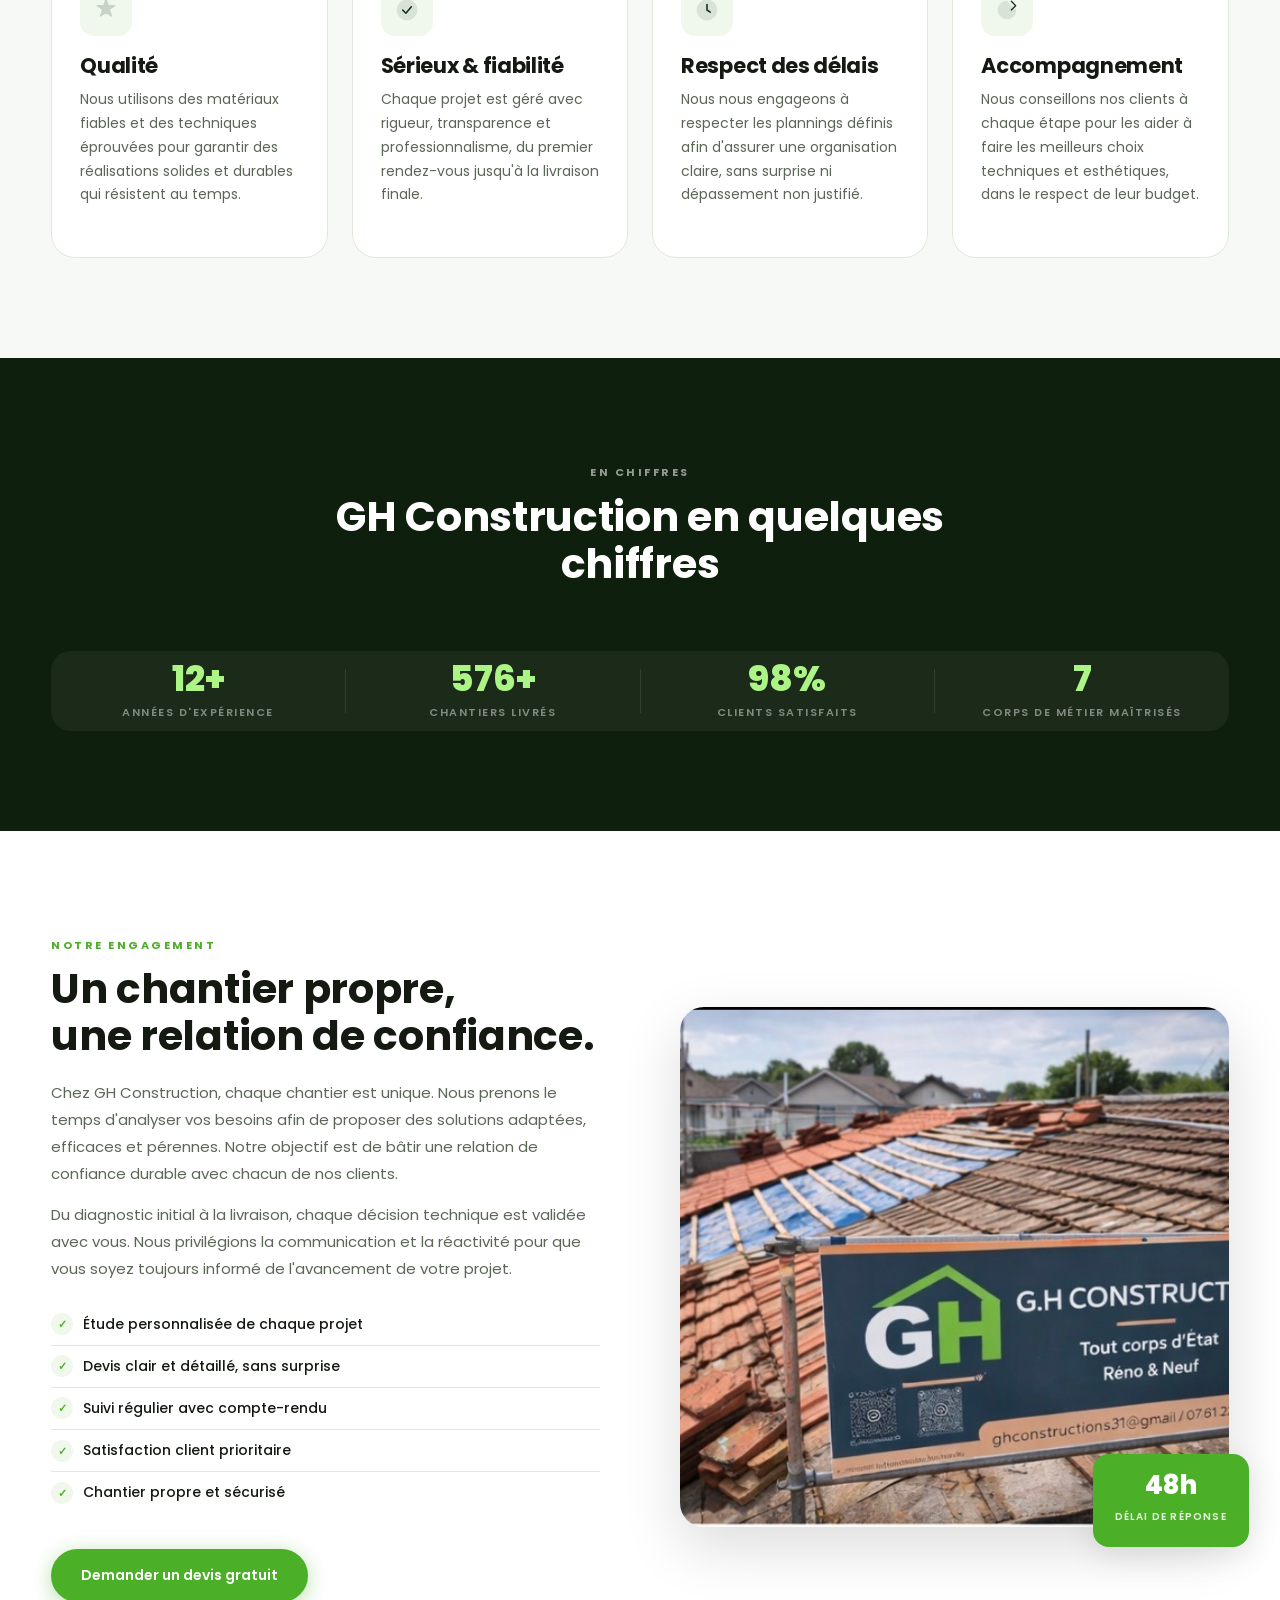
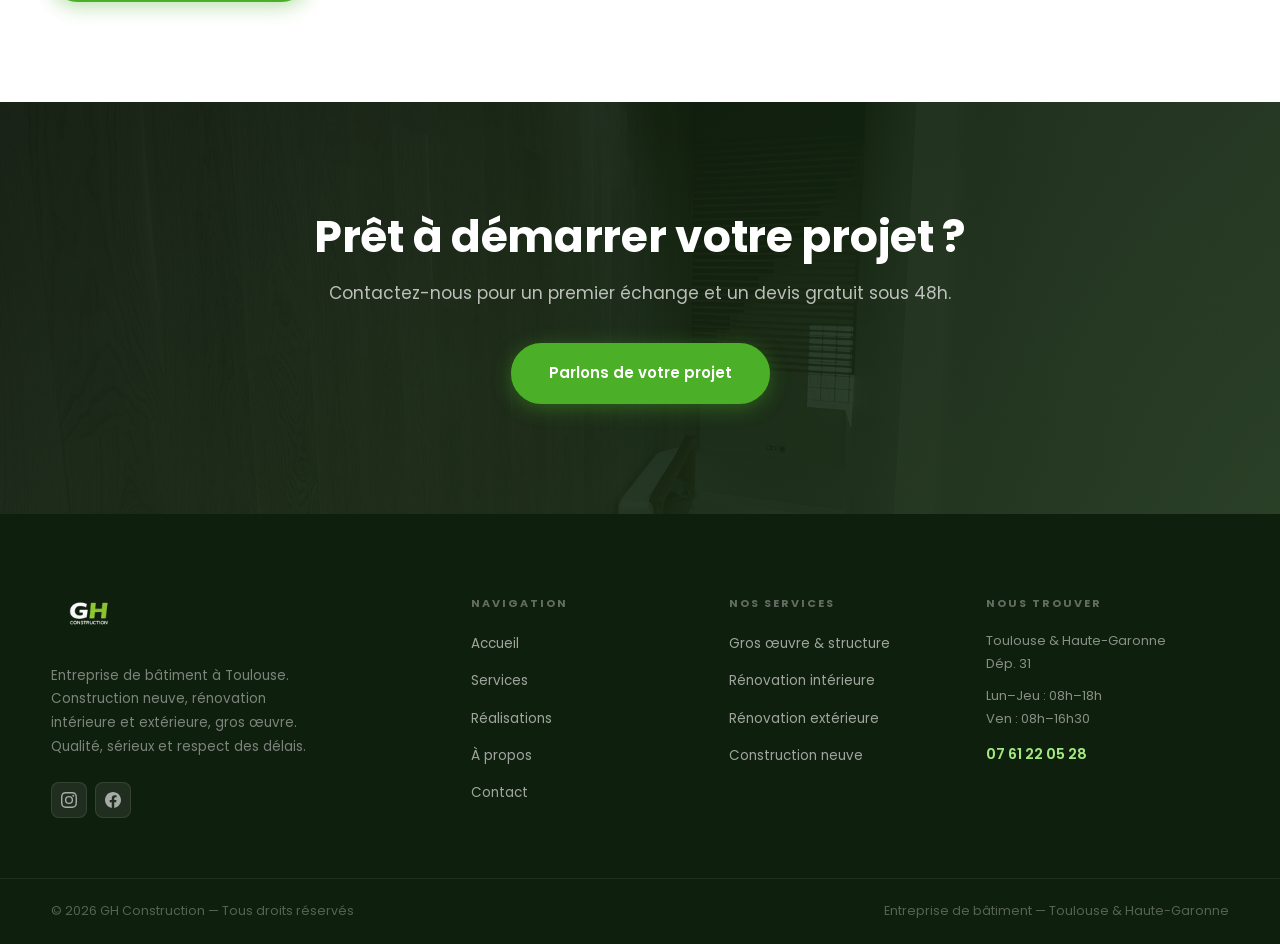
<file: about.html>
<!DOCTYPE html>
<html lang="fr">
<head>
    <meta charset="UTF-8">
    <meta name="viewport" content="width=device-width, initial-scale=1.0">
    <title>À propos | GH Construction – Notre équipe</title>
    <meta name="description" content="Découvrez l'équipe GH Construction, entreprise de bâtiment à Toulouse. Savoir-faire, valeurs et engagement qualité depuis plus de 20 ans.">
    <script async src="https://www.googletagmanager.com/gtag/js?id=AW-11104495292"></script>
    <script>
      window.dataLayer = window.dataLayer || [];
      function gtag(){dataLayer.push(arguments);}
      gtag('js', new Date());
      gtag('config', 'AW-11104495292');
    </script>
    <link rel="preconnect" href="https://fonts.googleapis.com">
    <link rel="preconnect" href="https://fonts.gstatic.com" crossorigin>
    <link href="https://fonts.googleapis.com/css2?family=Poppins:wght@300;400;500;600;700;800&display=swap" rel="stylesheet">
    <link rel="stylesheet" href="css/style.css">
</head>
<body>

<!-- ================= HEADER ================= -->
<header id="header">
    <div class="container header-inner">
        <a href="index.html" class="logo" aria-label="GH Construction – Accueil">
            <img src="assets/images/logo/logo_gh_construction_top_left-removebg-preview.png" alt="GH Construction" class="logo-img">
        </a>
        <nav id="nav">
            <ul class="nav-links">
                <li><a href="index.html">Accueil</a></li>
                <li><a href="services.html">Services</a></li>
                <li><a href="realisations.html">Réalisations</a></li>
                <li><a href="about.html" class="active">À propos</a></li>
            </ul>
        </nav>
        <a href="index.html#contact" class="btn btn-primary nav-cta">Devis gratuit</a>
        <button class="burger" id="burger" aria-label="Ouvrir le menu" aria-expanded="false">
            <span></span><span></span><span></span>
        </button>
    </div>
</header>

<!-- ================= MOBILE NAV ================= -->
<div class="mobile-nav" id="mobileNav" aria-hidden="true">
    <ul>
        <li><a href="index.html">Accueil</a></li>
        <li><a href="services.html">Services</a></li>
        <li><a href="realisations.html">Réalisations</a></li>
        <li><a href="about.html">À propos</a></li>
        <li><a href="index.html#contact" class="btn btn-primary">Devis gratuit</a></li>
    </ul>
    <div class="mobile-nav-social">
        <a href="https://www.instagram.com/gh_construction_31/" target="_blank" rel="noreferrer">Instagram</a>
        <a href="https://www.facebook.com/GHCONSTRUCTIONS31/" target="_blank" rel="noreferrer">Facebook</a>
    </div>
</div>

<main>

    <!-- ================= PAGE HERO ================= -->
    <section class="page-hero" style="background-image:url('assets/images/logo/future.PNG')">
        <div class="container page-hero-content">
            <span class="kicker">Notre histoire</span>
            <h1>À propos de<br>GH Construction </h1>
            <p>Une entreprise bâtie sur la confiance, la qualité et le savoir-faire artisanal.</p>
        </div>
    </section>

    <!-- ================= PRÉSENTATION ================= -->
    <section class="section">
        <div class="container about-split">
            <div class="about-image fade-up">
                <img src="assets/images/logo/logo-1.jpg" alt="Chantier GH Construction – gros œuvre Toulouse" loading="lazy">
                <div class="about-badge">
                    <strong>20+</strong>
                    <span>Ans d'expérience</span>
                </div>
            </div>
            <div class="about-text fade-up">
                <span class="kicker">Qui sommes-nous</span>
                <h2>Une entreprise fondée sur l'excellence du bâtiment.</h2>
                <p>GH Construction est une entreprise de bâtiment implantée à Toulouse, dans le département de la Haute-Garonne. Forte de plus de 20 ans d'expérience, notre équipe accompagne particuliers et professionnels dans la réalisation de leurs projets de construction, rénovation et gros œuvre.</p>
                <p>Notre approche repose sur un triptyque fondamental : la rigueur technique, la transparence avec nos clients, et le respect des engagements pris dès la signature du devis.</p>
                <ul class="about-checks">
                    <li>Plus de 576 chantiers livrés</li>
                    <li>Équipe qualifiée et certifiée</li>
                    <li>Intervention sur tout le département 31</li>
                    <li>Devis détaillé et transparent sous 48h</li>
                </ul>
            </div>
        </div>
    </section>

    <!-- ================= VALEURS ================= -->
    <section class="section section-alt">
        <div class="container">
            <div class="section-header">
                <span class="kicker">Nos valeurs</span>
                <h2>Ce qui nous guide au quotidien</h2>
                <p>Des valeurs fortes qui se traduisent concrètement sur chaque chantier.</p>
            </div>
            <div class="services-grid">
                <div class="service-card">
                    <div class="service-icon">
                        <svg viewBox="0 0 48 48" fill="none"><path d="M24 4l4 12h12l-10 7 4 12-10-7-10 7 4-12L8 16h12z" stroke="currentColor" stroke-width="2.5" stroke-linejoin="round" fill="currentColor" opacity=".18"/></svg>
                    </div>
                    <h3>Qualité</h3>
                    <p>Nous utilisons des matériaux fiables et des techniques éprouvées pour garantir des réalisations solides et durables qui résistent au temps.</p>
                </div>
                <div class="service-card">
                    <div class="service-icon">
                        <svg viewBox="0 0 48 48" fill="none"><circle cx="24" cy="24" r="18" stroke="currentColor" stroke-width="2.5" fill="currentColor" opacity=".1"/><path d="M16 24l6 6 10-12" stroke="currentColor" stroke-width="3" stroke-linecap="round" stroke-linejoin="round"/></svg>
                    </div>
                    <h3>Sérieux & fiabilité</h3>
                    <p>Chaque projet est géré avec rigueur, transparence et professionnalisme, du premier rendez-vous jusqu'à la livraison finale.</p>
                </div>
                <div class="service-card">
                    <div class="service-icon">
                        <svg viewBox="0 0 48 48" fill="none"><circle cx="24" cy="24" r="18" stroke="currentColor" stroke-width="2.5" fill="currentColor" opacity=".1"/><path d="M24 14v10l6 4" stroke="currentColor" stroke-width="3" stroke-linecap="round"/></svg>
                    </div>
                    <h3>Respect des délais</h3>
                    <p>Nous nous engageons à respecter les plannings définis afin d'assurer une organisation claire, sans surprise ni dépassement non justifié.</p>
                </div>
                <div class="service-card">
                    <div class="service-icon">
                        <svg viewBox="0 0 48 48" fill="none"><path d="M24 8C15.2 8 8 15.2 8 24s7.2 16 16 16 16-7.2 16-16" stroke="currentColor" stroke-width="2.5" stroke-linecap="round" fill="currentColor" opacity=".1"/><path d="M32 8l8 8-8 8" stroke="currentColor" stroke-width="2.5" stroke-linecap="round" stroke-linejoin="round"/></svg>
                    </div>
                    <h3>Accompagnement</h3>
                    <p>Nous conseillons nos clients à chaque étape pour les aider à faire les meilleurs choix techniques et esthétiques, dans le respect de leur budget.</p>
                </div>
            </div>
        </div>
    </section>

    <!-- ================= CHIFFRES CLÉS ================= -->
    <section class="section section-dark">
        <div class="container">
            <div class="section-header section-header--light">
                <span class="kicker kicker--light">En chiffres</span>
                <h2>GH Construction en quelques chiffres</h2>
            </div>
            <div class="stats-row" style="gap:0; background:rgba(255,255,255,.05); border-radius:20px; padding:10px 0;">
                <div class="stat">
                    <strong>12+</strong>
                    <span>Années d'expérience</span>
                </div>
                <div class="stat-divider"></div>
                <div class="stat">
                    <strong>576+</strong>
                    <span>Chantiers livrés</span>
                </div>
                <div class="stat-divider"></div>
                <div class="stat">
                    <strong>98%</strong>
                    <span>Clients satisfaits</span>
                </div>
                <div class="stat-divider"></div>
                <div class="stat">
                    <strong>7</strong>
                    <span>Corps de métier maîtrisés</span>
                </div>
            </div>
        </div>
    </section>

    <!-- ================= ENGAGEMENT ================= -->
    <section class="section">
        <div class="container about-split">
            <div class="about-text fade-up">
                <span class="kicker">Notre engagement</span>
                <h2>Un chantier propre,<br>une relation de confiance.</h2>
                <p>Chez GH Construction, chaque chantier est unique. Nous prenons le temps d'analyser vos besoins afin de proposer des solutions adaptées, efficaces et pérennes. Notre objectif est de bâtir une relation de confiance durable avec chacun de nos clients.</p>
                <p>Du diagnostic initial à la livraison, chaque décision technique est validée avec vous. Nous privilégions la communication et la réactivité pour que vous soyez toujours informé de l'avancement de votre projet.</p>
                <ul class="about-checks">
                    <li>Étude personnalisée de chaque projet</li>
                    <li>Devis clair et détaillé, sans surprise</li>
                    <li>Suivi régulier avec compte-rendu</li>
                    <li>Satisfaction client prioritaire</li>
                    <li>Chantier propre et sécurisé</li>
                </ul>
                <a href="index.html#contact" class="btn btn-primary" style="margin-top:8px">Demander un devis gratuit</a>
            </div>
            <div class="about-image fade-up">
                <img src="assets/images/logo/gh-construction.jpg" alt="Suivi de chantier GH Construction" loading="lazy">
                <div class="about-badge">
                    <strong>48h</strong>
                    <span>Délai de réponse</span>
                </div>
            </div>
        </div>
    </section>

    <!-- ================= CTA ================= -->
    <section class="cta-banner">
        <div class="cta-banner-bg" style="background-image:url('assets/chantier1.jpeg')"></div>
        <div class="cta-banner-overlay"></div>
        <div class="container cta-banner-content">
            <h2>Prêt à démarrer votre projet ?</h2>
            <p>Contactez-nous pour un premier échange et un devis gratuit sous 48h.</p>
            <a href="index.html#contact" class="btn btn-primary btn-lg">Parlons de votre projet</a>
        </div>
    </section>

</main>

<!-- ================= FOOTER ================= -->
<footer>
    <div class="container footer-grid">
        <div class="footer-brand">
            <a href="index.html" class="logo" aria-label="GH Construction">
                <img src="assets/images/logo/logo_gh_construction_top_left-removebg-preview.png" alt="GH Construction" class="logo-img">
            </a>
            <p>Entreprise de bâtiment à Toulouse. Construction neuve, rénovation intérieure et extérieure, gros œuvre. Qualité, sérieux et respect des délais.</p>
            <div class="footer-social">
                <a href="https://www.instagram.com/gh_construction_31/" target="_blank" rel="noreferrer" aria-label="Instagram">
                    <svg viewBox="0 0 24 24" fill="currentColor"><path d="M12 2.163c3.204 0 3.584.012 4.85.07 3.252.148 4.771 1.691 4.919 4.919.058 1.265.069 1.645.069 4.849 0 3.205-.012 3.584-.069 4.849-.149 3.225-1.664 4.771-4.919 4.919-1.266.058-1.644.07-4.85.07-3.204 0-3.584-.012-4.849-.07-3.26-.149-4.771-1.699-4.919-4.92-.058-1.265-.07-1.644-.07-4.849 0-3.204.013-3.583.07-4.849.149-3.227 1.664-4.771 4.919-4.919 1.266-.057 1.645-.069 4.849-.069zM12 0C8.741 0 8.333.014 7.053.072 2.695.272.273 2.69.073 7.052.014 8.333 0 8.741 0 12c0 3.259.014 3.668.072 4.948.2 4.358 2.618 6.78 6.98 6.98C8.333 23.986 8.741 24 12 24c3.259 0 3.668-.014 4.948-.072 4.354-.2 6.782-2.618 6.979-6.98.059-1.28.073-1.689.073-4.948 0-3.259-.014-3.667-.072-4.947-.196-4.354-2.617-6.78-6.979-6.98C15.668.014 15.259 0 12 0zm0 5.838a6.162 6.162 0 100 12.324 6.162 6.162 0 000-12.324zM12 16a4 4 0 110-8 4 4 0 010 8zm6.406-11.845a1.44 1.44 0 100 2.881 1.44 1.44 0 000-2.881z"/></svg>
                </a>
                <a href="https://www.facebook.com/GHCONSTRUCTIONS31/" target="_blank" rel="noreferrer" aria-label="Facebook">
                    <svg viewBox="0 0 24 24" fill="currentColor"><path d="M24 12.073c0-6.627-5.373-12-12-12s-12 5.373-12 12c0 5.99 4.388 10.954 10.125 11.854v-8.385H7.078v-3.47h3.047V9.43c0-3.007 1.792-4.669 4.533-4.669 1.312 0 2.686.235 2.686.235v2.953H15.83c-1.491 0-1.956.925-1.956 1.874v2.25h3.328l-.532 3.47h-2.796v8.385C19.612 23.027 24 18.062 24 12.073z"/></svg>
                </a>
            </div>
        </div>
        <div class="footer-nav">
            <h4>Navigation</h4>
            <ul>
                <li><a href="index.html">Accueil</a></li>
                <li><a href="services.html">Services</a></li>
                <li><a href="realisations.html">Réalisations</a></li>
                <li><a href="about.html">À propos</a></li>
                <li><a href="index.html#contact">Contact</a></li>
            </ul>
        </div>
        <div class="footer-nav">
            <h4>Nos services</h4>
            <ul>
                <li><a href="services.html">Gros œuvre & structure</a></li>
                <li><a href="services.html">Rénovation intérieure</a></li>
                <li><a href="services.html">Rénovation extérieure</a></li>
                <li><a href="services.html">Construction neuve</a></li>
            </ul>
        </div>
        <div class="footer-contact">
            <h4>Nous trouver</h4>
            <p>Toulouse &amp; Haute-Garonne<br>Dép. 31</p>
            <p>Lun–Jeu : 08h–18h<br>Ven : 08h–16h30</p>
            <a href="tel:+337 61 22 05 28">07 61 22 05 28</a>
        </div>
    </div>
    <div class="footer-bottom">
        <div class="container">
            <p>© 2026 GH Construction — Tous droits réservés</p>
            <p>Entreprise de bâtiment — Toulouse &amp; Haute-Garonne</p>
        </div>
    </div>
</footer>

<script src="js/main.js"></script>
</body>
</html>
</file>
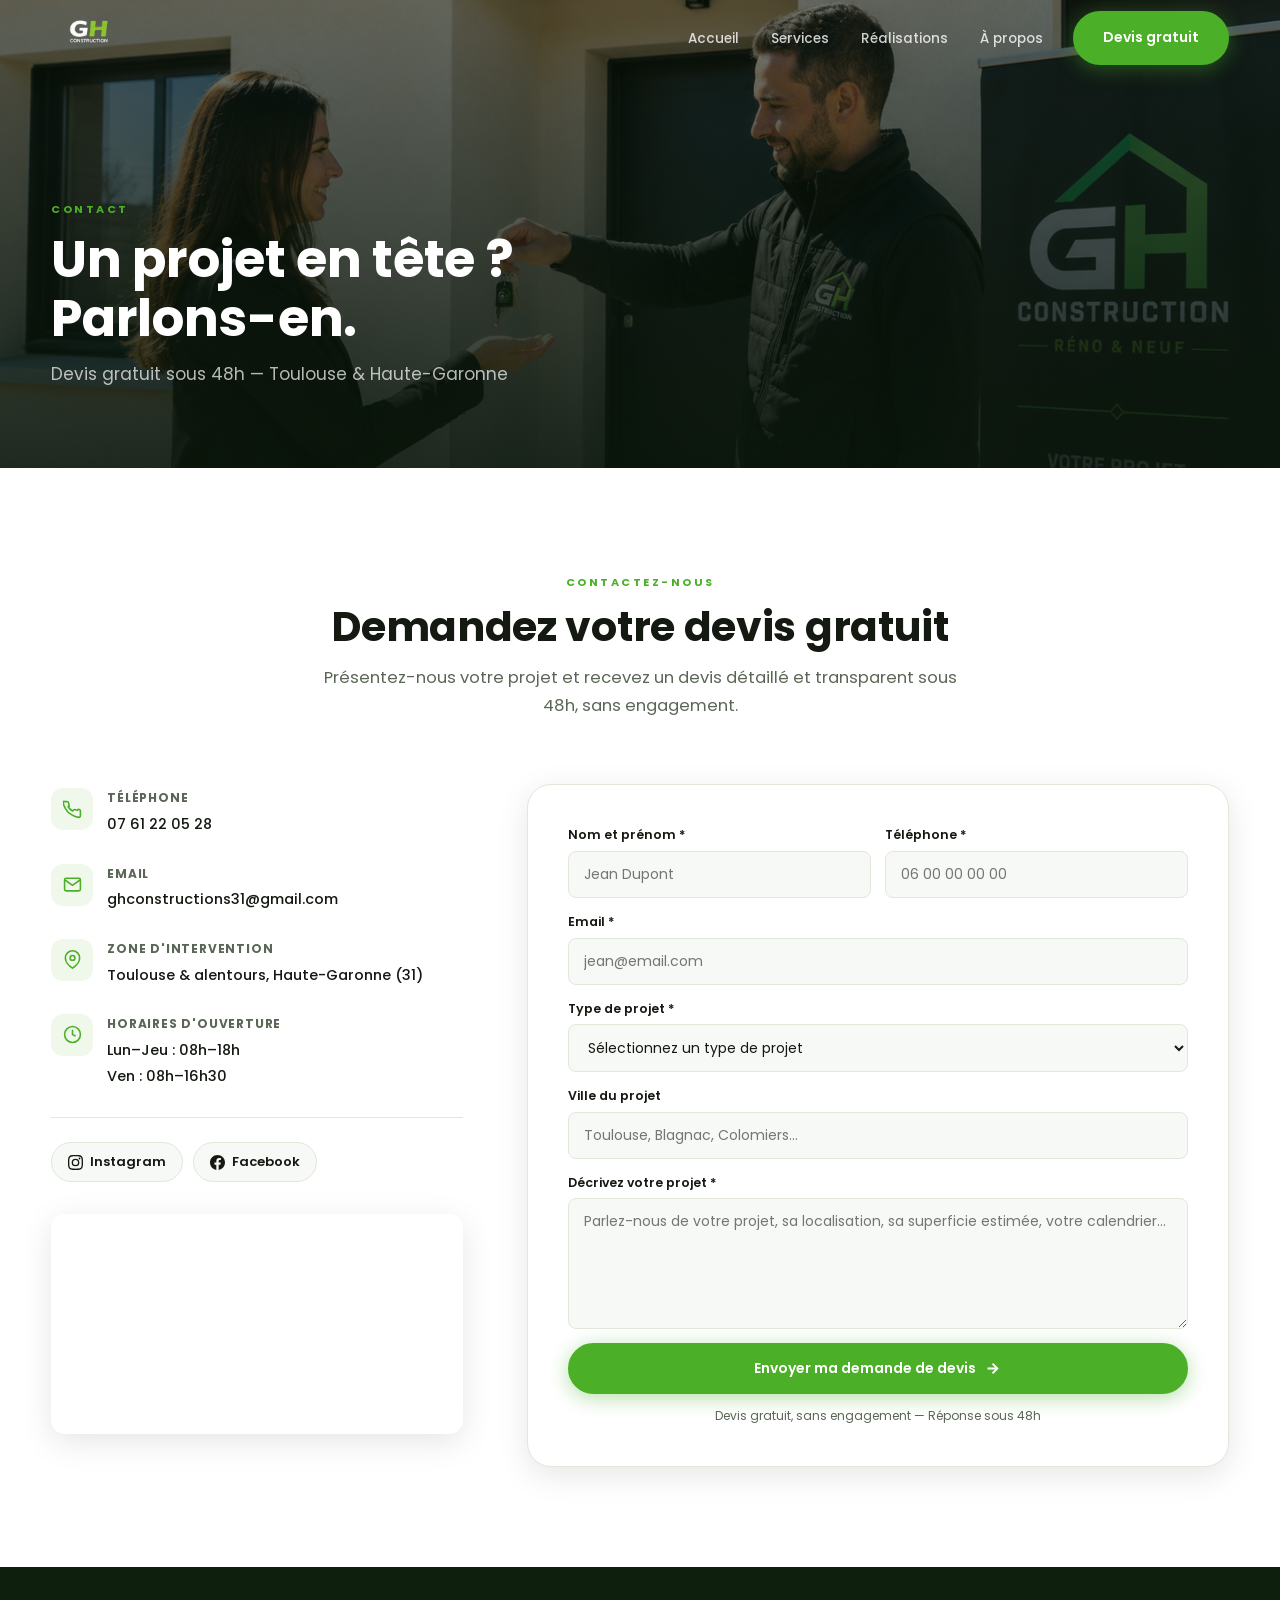
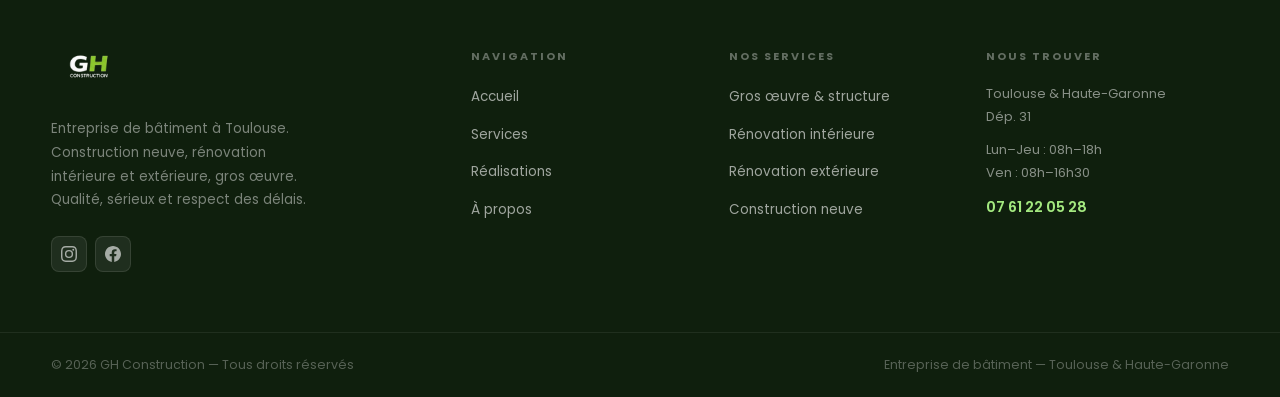
<file: contact.html>
<!DOCTYPE html>
<html lang="fr">
<head>
    <meta charset="UTF-8">
    <meta name="viewport" content="width=device-width, initial-scale=1.0">
    <title>Contact | GH Construction – Devis gratuit Toulouse</title>
    <meta name="description" content="Contactez GH Construction pour votre projet de construction ou rénovation à Toulouse. Devis gratuit sous 48h, réponse rapide.">
    <script async src="https://www.googletagmanager.com/gtag/js?id=AW-11104495292"></script>
    <script>
      window.dataLayer = window.dataLayer || [];
      function gtag(){dataLayer.push(arguments);}
      gtag('js', new Date());
      gtag('config', 'AW-11104495292');
    </script>
    <link rel="preconnect" href="https://fonts.googleapis.com">
    <link rel="preconnect" href="https://fonts.gstatic.com" crossorigin>
    <link href="https://fonts.googleapis.com/css2?family=Poppins:wght@300;400;500;600;700;800&display=swap" rel="stylesheet">
    <link rel="stylesheet" href="css/style.css">
</head>
<body>

<!-- ================= HEADER ================= -->
<header id="header">
    <div class="container header-inner">
        <a href="index.html" class="logo" aria-label="GH Construction – Accueil">
            <img src="assets/images/logo/logo_gh_construction_top_left-removebg-preview.png" alt="GH Construction" class="logo-img">
        </a>
        <nav id="nav">
            <ul class="nav-links">
                <li><a href="index.html">Accueil</a></li>
                <li><a href="services.html">Services</a></li>
                <li><a href="realisations.html">Réalisations</a></li>
                <li><a href="about.html">À propos</a></li>
            </ul>
        </nav>
        <a href="#contact-form" class="btn btn-primary nav-cta">Devis gratuit</a>
        <button class="burger" id="burger" aria-label="Ouvrir le menu" aria-expanded="false">
            <span></span><span></span><span></span>
        </button>
    </div>
</header>

<!-- ================= MOBILE NAV ================= -->
<div class="mobile-nav" id="mobileNav" aria-hidden="true">
    <ul>
        <li><a href="index.html">Accueil</a></li>
        <li><a href="services.html">Services</a></li>
        <li><a href="realisations.html">Réalisations</a></li>
        <li><a href="about.html">À propos</a></li>
        <li><a href="#contact-form" class="btn btn-primary">Devis gratuit</a></li>
    </ul>
    <div class="mobile-nav-social">
        <a href="https://www.instagram.com/gh_construction_31/" target="_blank" rel="noreferrer">Instagram</a>
        <a href="https://www.facebook.com/GHCONSTRUCTIONS31/" target="_blank" rel="noreferrer">Facebook</a>
    </div>
</div>

<main>

    <!-- ================= PAGE HERO ================= -->
    <section class="page-hero" style="background-image:url('assets/images/logo/cle-en-main.PNG')">
        <div class="container page-hero-content">
            <span class="kicker">Contact</span>
            <h1>Un projet en tête ?<br>Parlons-en.</h1>
            <p>Devis gratuit sous 48h — Toulouse &amp; Haute-Garonne</p>
        </div>
    </section>

    <!-- ================= CONTACT ================= -->
    <section class="section" id="contact-form">
        <div class="container">
            <div class="section-header">
                <span class="kicker">Contactez-nous</span>
                <h2>Demandez votre devis gratuit</h2>
                <p>Présentez-nous votre projet et recevez un devis détaillé et transparent sous 48h, sans engagement.</p>
            </div>
            <div class="contact-layout">
                <div class="contact-info">
                    <div class="contact-item">
                        <div class="contact-icon">
                            <svg viewBox="0 0 24 24" fill="none" stroke="currentColor" stroke-width="2"><path d="M22 16.92v3a2 2 0 01-2.18 2 19.79 19.79 0 01-8.63-3.07A19.5 19.5 0 013.07 10.8a19.79 19.79 0 01-3.07-8.67A2 2 0 012 2h3a2 2 0 012 1.72 12.84 12.84 0 00.7 2.81 2 2 0 01-.45 2.11L6.09 7.91a16 16 0 006 6l1.27-1.27a2 2 0 012.11-.45 12.84 12.84 0 002.81.7A2 2 0 0122 14v2.92z"/></svg>
                        </div>
                        <div>
                            <strong>Téléphone</strong>
                            <a href="tel:+337 61 22 05 28">07 61 22 05 28</a>
                        </div>
                    </div>
                    <div class="contact-item">
                        <div class="contact-icon">
                            <svg viewBox="0 0 24 24" fill="none" stroke="currentColor" stroke-width="2"><path d="M4 4h16c1.1 0 2 .9 2 2v12c0 1.1-.9 2-2 2H4c-1.1 0-2-.9-2-2V6c0-1.1.9-2 2-2z"/><polyline points="22,6 12,13 2,6"/></svg>
                        </div>
                        <div>
                            <strong>Email</strong>
                            <a href="mailto:ghconstructions31@gmail.com">ghconstructions31@gmail.com</a>
                        </div>
                    </div>
                    <div class="contact-item">
                        <div class="contact-icon">
                            <svg viewBox="0 0 24 24" fill="none" stroke="currentColor" stroke-width="2"><path d="M21 10c0 7-9 13-9 13s-9-6-9-13a9 9 0 0118 0z"/><circle cx="12" cy="10" r="3"/></svg>
                        </div>
                        <div>
                            <strong>Zone d'intervention</strong>
                            <span>Toulouse &amp; alentours, Haute-Garonne (31)</span>
                        </div>
                    </div>
                    <div class="contact-item">
                        <div class="contact-icon">
                            <svg viewBox="0 0 24 24" fill="none" stroke="currentColor" stroke-width="2"><circle cx="12" cy="12" r="10"/><polyline points="12 6 12 12 16 14"/></svg>
                        </div>
                        <div>
                            <strong>Horaires d'ouverture</strong>
                            <span>Lun–Jeu : 08h–18h<br>Ven : 08h–16h30</span>
                        </div>
                    </div>

                    <div class="contact-social">
                        <a href="https://www.instagram.com/gh_construction_31/" target="_blank" rel="noreferrer" class="social-link">
                            <svg viewBox="0 0 24 24" fill="currentColor"><path d="M12 2.163c3.204 0 3.584.012 4.85.07 3.252.148 4.771 1.691 4.919 4.919.058 1.265.069 1.645.069 4.849 0 3.205-.012 3.584-.069 4.849-.149 3.225-1.664 4.771-4.919 4.919-1.266.058-1.644.07-4.85.07-3.204 0-3.584-.012-4.849-.07-3.26-.149-4.771-1.699-4.919-4.92-.058-1.265-.07-1.644-.07-4.849 0-3.204.013-3.583.07-4.849.149-3.227 1.664-4.771 4.919-4.919 1.266-.057 1.645-.069 4.849-.069zM12 0C8.741 0 8.333.014 7.053.072 2.695.272.273 2.69.073 7.052.014 8.333 0 8.741 0 12c0 3.259.014 3.668.072 4.948.2 4.358 2.618 6.78 6.98 6.98C8.333 23.986 8.741 24 12 24c3.259 0 3.668-.014 4.948-.072 4.354-.2 6.782-2.618 6.979-6.98.059-1.28.073-1.689.073-4.948 0-3.259-.014-3.667-.072-4.947-.196-4.354-2.617-6.78-6.979-6.98C15.668.014 15.259 0 12 0zm0 5.838a6.162 6.162 0 100 12.324 6.162 6.162 0 000-12.324zM12 16a4 4 0 110-8 4 4 0 010 8zm6.406-11.845a1.44 1.44 0 100 2.881 1.44 1.44 0 000-2.881z"/></svg>
                            Instagram
                        </a>
                        <a href="https://www.facebook.com/GHCONSTRUCTIONS31/" target="_blank" rel="noreferrer" class="social-link">
                            <svg viewBox="0 0 24 24" fill="currentColor"><path d="M24 12.073c0-6.627-5.373-12-12-12s-12 5.373-12 12c0 5.99 4.388 10.954 10.125 11.854v-8.385H7.078v-3.47h3.047V9.43c0-3.007 1.792-4.669 4.533-4.669 1.312 0 2.686.235 2.686.235v2.953H15.83c-1.491 0-1.956.925-1.956 1.874v2.25h3.328l-.532 3.47h-2.796v8.385C19.612 23.027 24 18.062 24 12.073z"/></svg>
                            Facebook
                        </a>
                    </div>

                    <!-- MAP -->
                    <div style="margin-top:32px; border-radius:14px; overflow:hidden; box-shadow:var(--shadow-md);">
                        <iframe
                            loading="lazy"
                            referrerpolicy="no-referrer-when-downgrade"
                            src="https://www.google.com/maps?q=Toulouse%2C%2031000&output=embed"
                            style="border:0; width:100%; height:220px; display:block;">
                        </iframe>
                    </div>
                </div>

                <div class="contact-form-wrap">
                   <form
                        id="contactForm"
                        action="https://formspree.io/f/meenvdyo"
                        method="POST"
                        >
                        <div class="form-row">
                            <div class="form-group">
                                <label for="name">Nom et prénom *</label>
                                <input type="text" id="name" name="name" placeholder="Jean Dupont" required>
                            </div>
                            <div class="form-group">
                                <label for="phone">Téléphone *</label>
                                <input type="tel" id="phone" name="phone" placeholder="06 00 00 00 00" required>
                            </div>
                        </div>
                        <div class="form-group">
                            <label for="email">Email *</label>
                            <input type="email" id="email" name="email" placeholder="jean@email.com" required>
                        </div>
                        <div class="form-group">
                            <label for="project">Type de projet *</label>
                            <select id="project" name="project" required>
                                <option value="">Sélectionnez un type de projet</option>
                                <option value="construction">Construction neuve</option>
                                <option value="renovation-int">Rénovation intérieure</option>
                                <option value="renovation-ext">Rénovation extérieure</option>
                                <option value="gros-oeuvre">Gros œuvre</option>
                                <option value="autre">Autre</option>
                            </select>
                        </div>
                        <div class="form-group">
                            <label for="city">Ville du projet</label>
                            <input type="text" id="city" name="city" placeholder="Toulouse, Blagnac, Colomiers...">
                        </div>
                        <div class="form-group">
                            <label for="message">Décrivez votre projet *</label>
                            <textarea id="message" name="message" rows="5" placeholder="Parlez-nous de votre projet, sa localisation, sa superficie estimée, votre calendrier..." required></textarea>
                        </div>
                        <button type="submit" class="btn btn-primary btn-block">
                            Envoyer ma demande de devis
                            <svg viewBox="0 0 24 24" fill="none" stroke="currentColor" stroke-width="2.5"><path d="M5 12h14M12 5l7 7-7 7"/></svg>
                        </button>
                        <p style="font-size:12px;color:var(--text-muted);text-align:center;margin-top:12px;">
                            Devis gratuit, sans engagement — Réponse sous 48h
                        </p>
                    </form>
                    <div class="form-success" id="formSuccess">
                        <svg width="52" height="52" viewBox="0 0 52 52" fill="none" style="margin:0 auto 16px"><circle cx="26" cy="26" r="26" fill="#edf7e8"/><path d="M16 26l7 7 13-13" stroke="#5cb635" stroke-width="3" stroke-linecap="round" stroke-linejoin="round"/></svg>
                        <h3>Demande envoyée !</h3>
                        <p>Merci pour votre message. Nous vous recontacterons dans les 48h pour discuter de votre projet.</p>
                    </div>
                </div>
            </div>
        </div>
    </section>

</main>

<!-- ================= FOOTER ================= -->
<footer>
    <div class="container footer-grid">
        <div class="footer-brand">
            <a href="index.html" class="logo" aria-label="GH Construction">
                <img src="assets/images/logo/logo_gh_construction_top_left-removebg-preview.png" alt="GH Construction" class="logo-img">
            </a>
            <p>Entreprise de bâtiment à Toulouse. Construction neuve, rénovation intérieure et extérieure, gros œuvre. Qualité, sérieux et respect des délais.</p>
            <div class="footer-social">
                <a href="https://www.instagram.com/gh_construction_31/" target="_blank" rel="noreferrer" aria-label="Instagram">
                    <svg viewBox="0 0 24 24" fill="currentColor"><path d="M12 2.163c3.204 0 3.584.012 4.85.07 3.252.148 4.771 1.691 4.919 4.919.058 1.265.069 1.645.069 4.849 0 3.205-.012 3.584-.069 4.849-.149 3.225-1.664 4.771-4.919 4.919-1.266.058-1.644.07-4.85.07-3.204 0-3.584-.012-4.849-.07-3.26-.149-4.771-1.699-4.919-4.92-.058-1.265-.07-1.644-.07-4.849 0-3.204.013-3.583.07-4.849.149-3.227 1.664-4.771 4.919-4.919 1.266-.057 1.645-.069 4.849-.069zM12 0C8.741 0 8.333.014 7.053.072 2.695.272.273 2.69.073 7.052.014 8.333 0 8.741 0 12c0 3.259.014 3.668.072 4.948.2 4.358 2.618 6.78 6.98 6.98C8.333 23.986 8.741 24 12 24c3.259 0 3.668-.014 4.948-.072 4.354-.2 6.782-2.618 6.979-6.98.059-1.28.073-1.689.073-4.948 0-3.259-.014-3.667-.072-4.947-.196-4.354-2.617-6.78-6.979-6.98C15.668.014 15.259 0 12 0zm0 5.838a6.162 6.162 0 100 12.324 6.162 6.162 0 000-12.324zM12 16a4 4 0 110-8 4 4 0 010 8zm6.406-11.845a1.44 1.44 0 100 2.881 1.44 1.44 0 000-2.881z"/></svg>
                </a>
                <a href="https://www.facebook.com/GHCONSTRUCTIONS31/" target="_blank" rel="noreferrer" aria-label="Facebook">
                    <svg viewBox="0 0 24 24" fill="currentColor"><path d="M24 12.073c0-6.627-5.373-12-12-12s-12 5.373-12 12c0 5.99 4.388 10.954 10.125 11.854v-8.385H7.078v-3.47h3.047V9.43c0-3.007 1.792-4.669 4.533-4.669 1.312 0 2.686.235 2.686.235v2.953H15.83c-1.491 0-1.956.925-1.956 1.874v2.25h3.328l-.532 3.47h-2.796v8.385C19.612 23.027 24 18.062 24 12.073z"/></svg>
                </a>
            </div>
        </div>
        <div class="footer-nav">
            <h4>Navigation</h4>
            <ul>
                <li><a href="index.html">Accueil</a></li>
                <li><a href="services.html">Services</a></li>
                <li><a href="realisations.html">Réalisations</a></li>
                <li><a href="about.html">À propos</a></li>
            </ul>
        </div>
        <div class="footer-nav">
            <h4>Nos services</h4>
            <ul>
                <li><a href="services.html">Gros œuvre & structure</a></li>
                <li><a href="services.html">Rénovation intérieure</a></li>
                <li><a href="services.html">Rénovation extérieure</a></li>
                <li><a href="services.html">Construction neuve</a></li>
            </ul>
        </div>
        <div class="footer-contact">
            <h4>Nous trouver</h4>
            <p>Toulouse &amp; Haute-Garonne<br>Dép. 31</p>
            <p>Lun–Jeu : 08h–18h<br>Ven : 08h–16h30</p>
            <a href="tel:+33761220528">07 61 22 05 28</a>
        </div>
    </div>
    <div class="footer-bottom">
        <div class="container">
            <p>© 2026 GH Construction — Tous droits réservés</p>
            <p>Entreprise de bâtiment — Toulouse &amp; Haute-Garonne</p>
        </div>
    </div>
</footer>

<script src="js/main.js"></script>
</body>
</html>
</file>
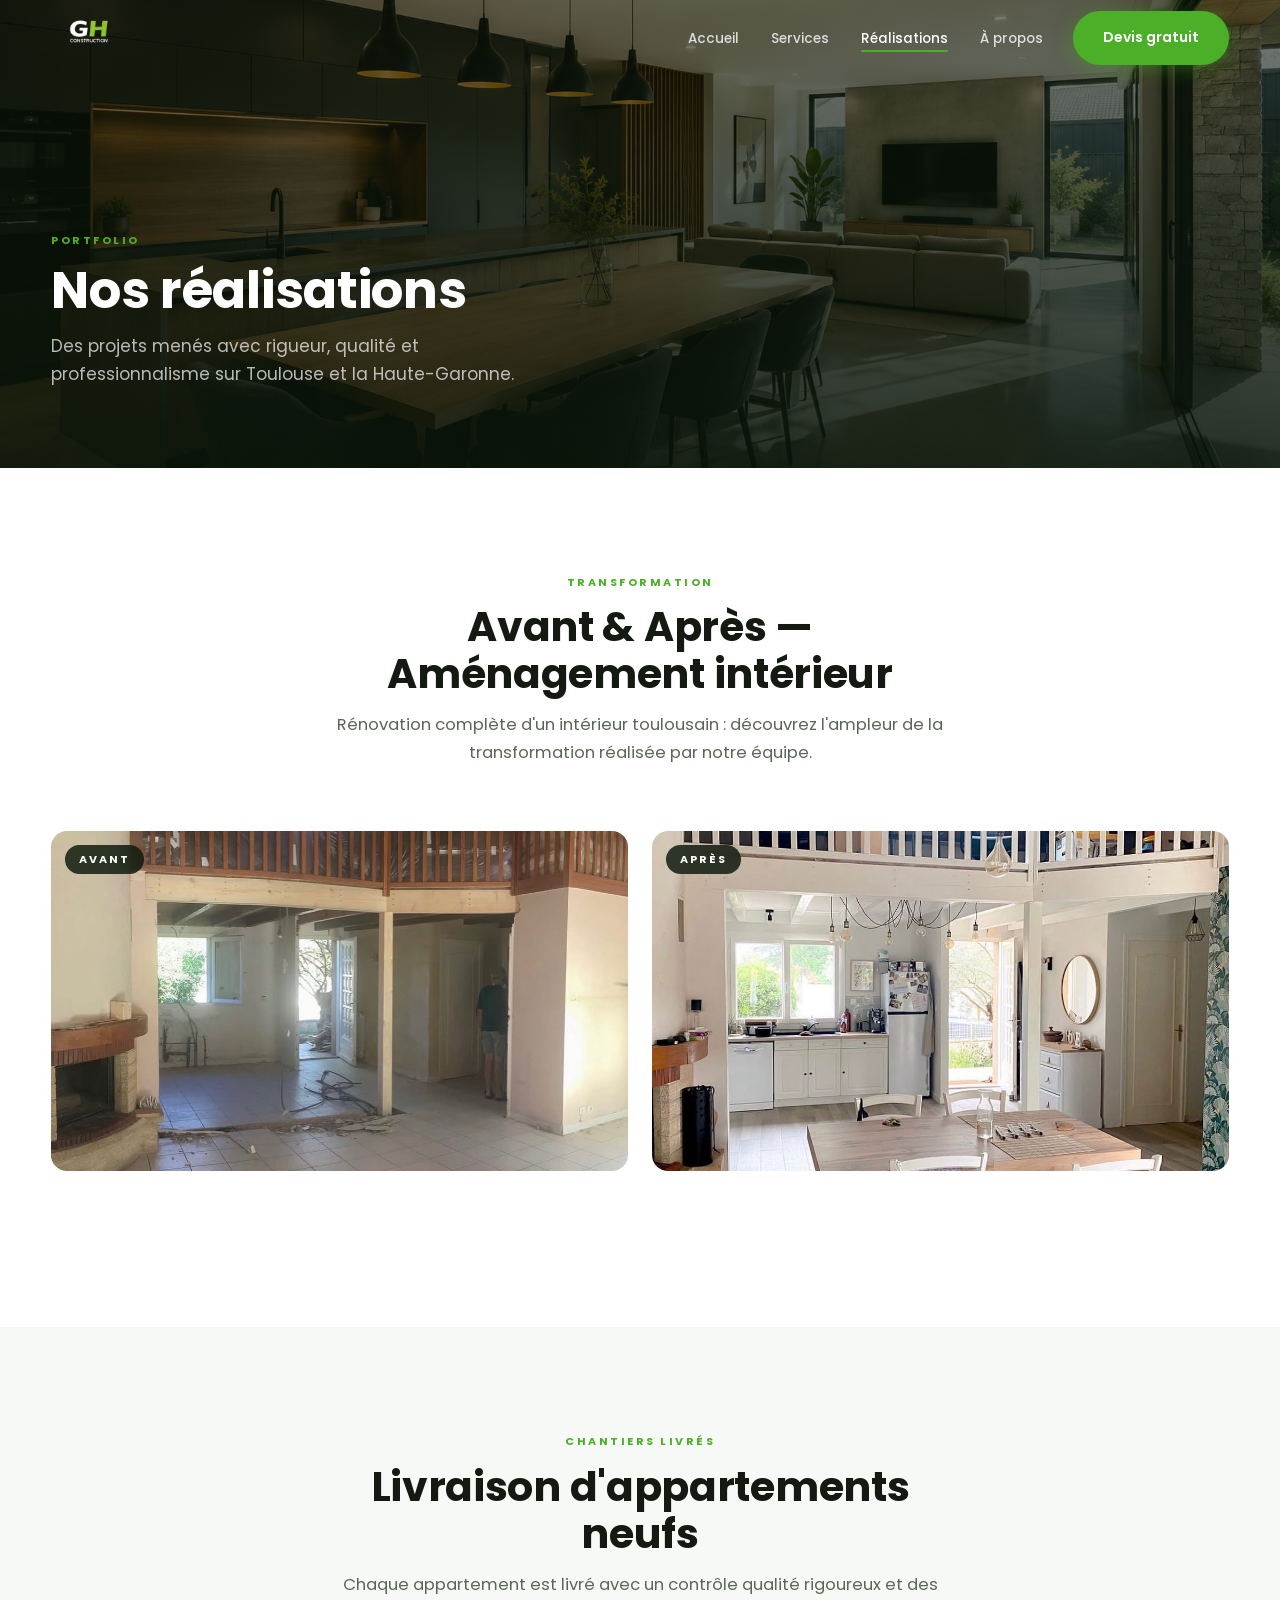
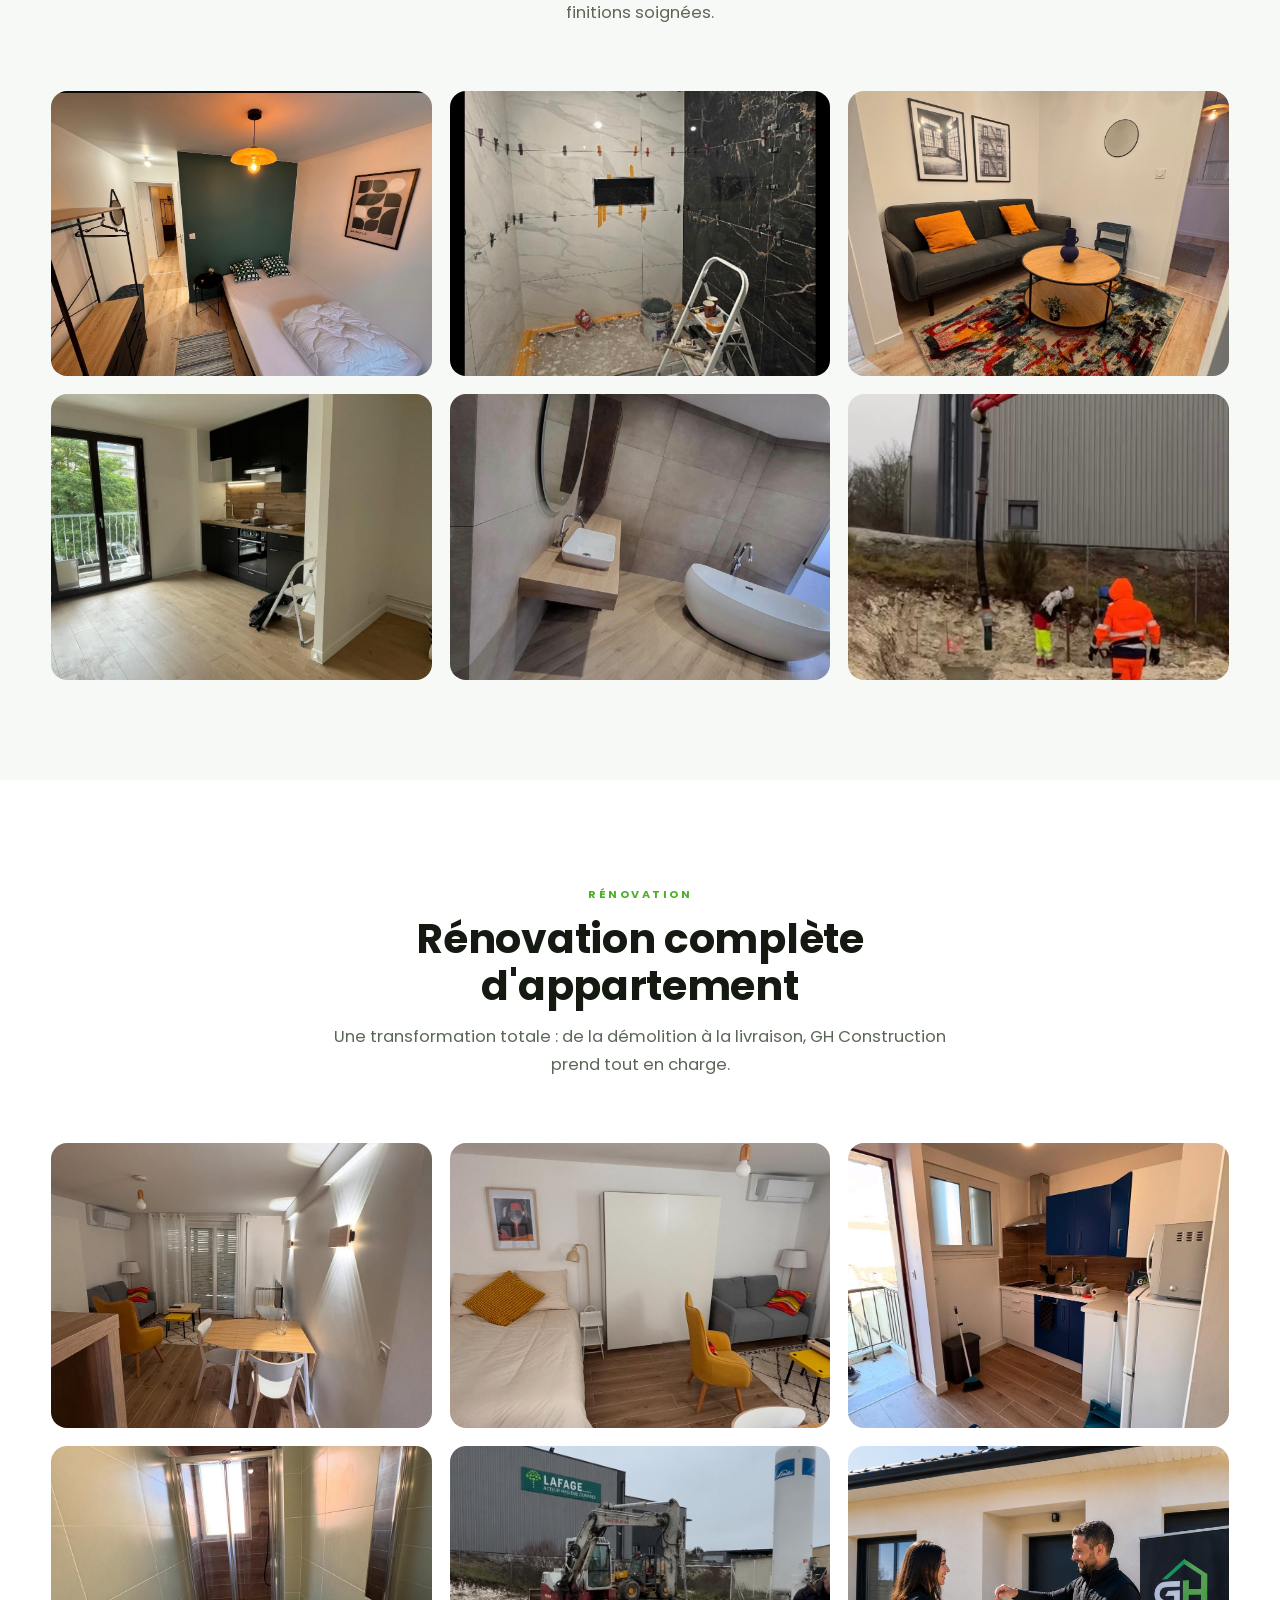
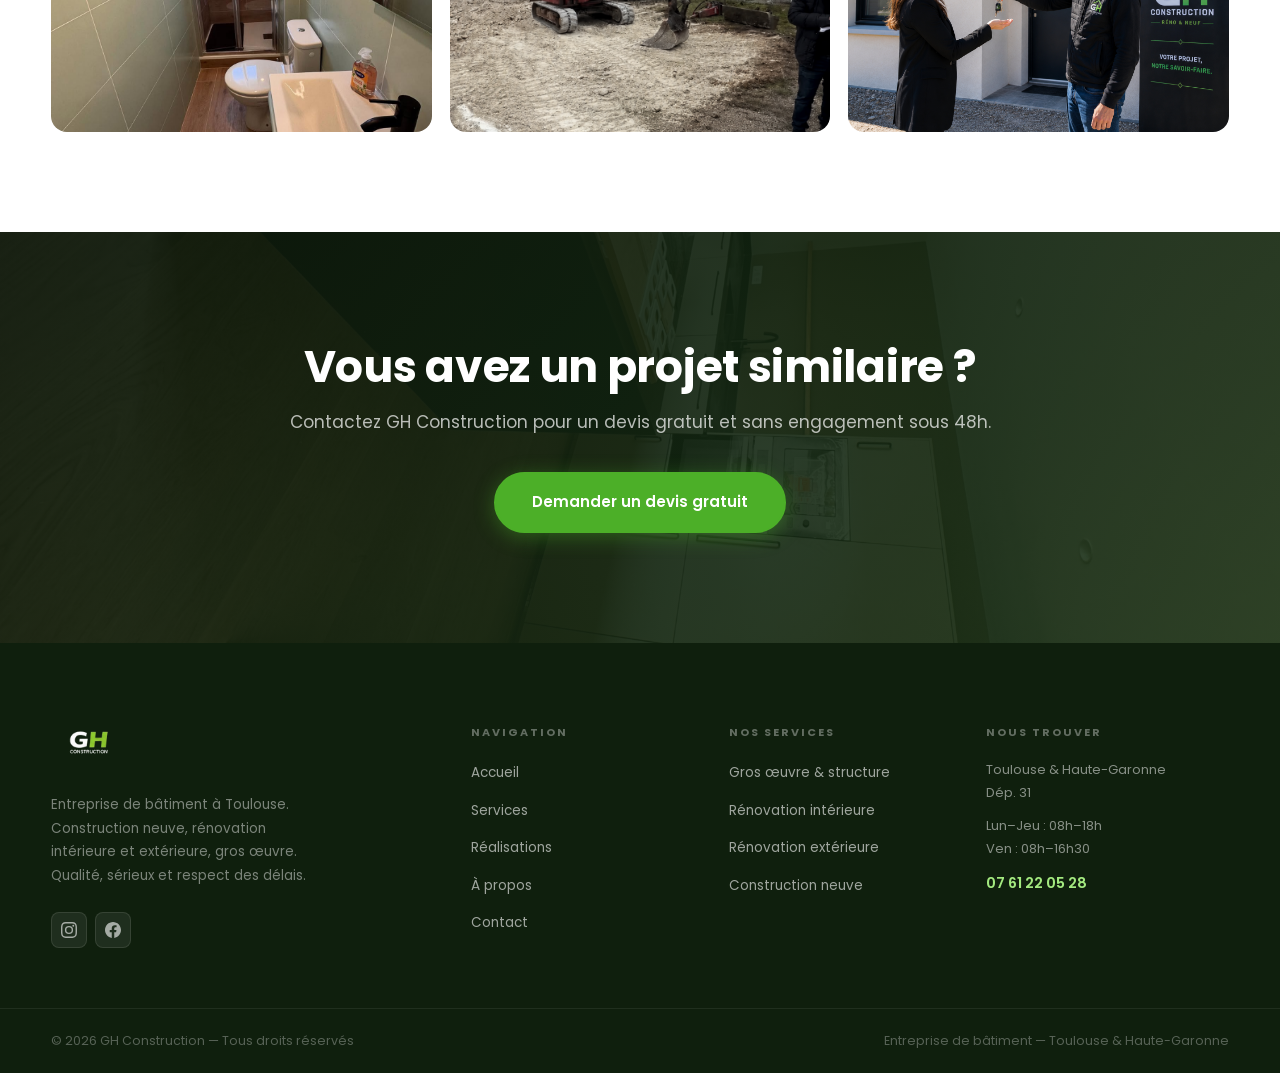
<file: realisations.html>
<!DOCTYPE html>
<html lang="fr">
<head>
    <meta charset="UTF-8">
    <meta name="viewport" content="width=device-width, initial-scale=1.0">
    <title>Nos réalisations | GH Construction  – Chantiers Toulouse</title>
    <meta name="description" content="Découvrez les réalisations de GH Construction  : appartements neufs, rénovations complètes, gros œuvre à Toulouse et en Haute-Garonne.">
    <script async src="https://www.googletagmanager.com/gtag/js?id=AW-11104495292"></script>
    <script>
      window.dataLayer = window.dataLayer || [];
      function gtag(){dataLayer.push(arguments);}
      gtag('js', new Date());
      gtag('config', 'AW-11104495292');
    </script>
    <link rel="preconnect" href="https://fonts.googleapis.com">
    <link rel="preconnect" href="https://fonts.gstatic.com" crossorigin>
    <link href="https://fonts.googleapis.com/css2?family=Poppins:wght@300;400;500;600;700;800&display=swap" rel="stylesheet">
    <link rel="stylesheet" href="css/style.css">
</head>
<body>

<!-- ================= HEADER ================= -->
<header id="header">
    <div class="container header-inner">
        <a href="index.html" class="logo" aria-label="GH Construction – Accueil">
            <img src="assets/images/logo/logo_gh_construction_top_left-removebg-preview.png" alt="GH Construction" class="logo-img">
        </a>
        <nav id="nav">
            <ul class="nav-links">
                <li><a href="index.html">Accueil</a></li>
                <li><a href="services.html">Services</a></li>
                <li><a href="realisations.html" class="active">Réalisations</a></li>
                <li><a href="about.html">À propos</a></li>
            </ul>
        </nav>
        <a href="index.html#contact" class="btn btn-primary nav-cta">Devis gratuit</a>
        <button class="burger" id="burger" aria-label="Ouvrir le menu" aria-expanded="false">
            <span></span><span></span><span></span>
        </button>
    </div>
</header>

<!-- ================= MOBILE NAV ================= -->
<div class="mobile-nav" id="mobileNav" aria-hidden="true">
    <ul>
        <li><a href="index.html">Accueil</a></li>
        <li><a href="services.html">Services</a></li>
        <li><a href="realisations.html">Réalisations</a></li>
        <li><a href="about.html">À propos</a></li>
        <li><a href="index.html#contact" class="btn btn-primary">Devis gratuit</a></li>
    </ul>
    <div class="mobile-nav-social">
        <a href="https://www.instagram.com/gh_construction_31/" target="_blank" rel="noreferrer">Instagram</a>
        <a href="https://www.facebook.com/GHCONSTRUCTIONS31/" target="_blank" rel="noreferrer">Facebook</a>
    </div>
</div>

<main>

    <!-- ================= PAGE HERO ================= -->
    <section class="page-hero" style="background-image:url('assets/images/logo/realisation1.PNG')">
        <div class="container page-hero-content">
            <span class="kicker">Portfolio</span>
            <h1>Nos réalisations</h1>
            <p>Des projets menés avec rigueur, qualité et professionnalisme sur Toulouse et la Haute-Garonne.</p>
        </div>
    </section>

    <!-- ================= AVANT / APRÈS ================= -->
    <section class="section">
        <div class="container">
            <div class="section-header">
                <span class="kicker">Transformation</span>
                <h2>Avant &amp; Après — Aménagement intérieur</h2>
                <p>Rénovation complète d'un intérieur toulousain : découvrez l'ampleur de la transformation réalisée par notre équipe.</p>
            </div>
            <div class="before-after-grid">
                <div class="ba-card">
                    <img src="chantier/renovation-interieur-avant.jpg" alt="Avant rénovation intérieure – Toulouse" loading="lazy">
                    <span class="ba-label">Avant</span>
                </div>
                <div class="ba-card">
                    <img src="chantier/renovation-interieur-apres.jpg" alt="Après rénovation intérieure – Toulouse" loading="lazy">
                    <span class="ba-label">Après</span>
                </div>
            </div>
        </div>
    </section>

    <!-- ================= APPARTEMENTS NEUFS ================= -->
    <section class="section section-alt">
        <div class="container">
            <div class="section-header">
                <span class="kicker">Chantiers livrés</span>
                <h2>Livraison d'appartements neufs</h2>
                <p>Chaque appartement est livré avec un contrôle qualité rigoureux et des finitions soignées.</p>
            </div>
            <div class="gallery-grid">
                <div class="gallery-card">
                    <img src="assets/images/appartement-complet/chambre1.jpg" alt="Appartement neuf livré par GH Construction " loading="lazy">
                    <div class="gallery-info">
                        <span class="tag">Appartement neuf</span>
                        <p>Livraison chantier terminé</p>
                    </div>
                </div>
                <div class="gallery-card">
                    <img src="assets/images/carrelage/finition.jpg" alt="Appartement neuf – détail finitions" loading="lazy">
                    <div class="gallery-info">
                        <span class="tag">Finitions</span>
                        <p>Détail et qualité d'exécution</p>
                    </div>
                </div>
                <div class="gallery-card">
                    <img src="assets/images/appartement-complet/espage-vie.jpg" alt="Appartement neuf – séjour" loading="lazy">
                    <div class="gallery-info">
                        <span class="tag">Appartement neuf</span>
                        <p>Espaces de vie aménagés</p>
                    </div>
                </div>
                <div class="gallery-card">
                    <img src="chantier/appartement-neuf-4.jpg" alt="Appartement neuf – cuisine" loading="lazy">
                    <div class="gallery-info">
                        <span class="tag">Cuisine</span>
                        <p>Installation et finitions cuisine</p>
                    </div>
                </div>
                <div class="gallery-card">
                    <img src="assets/images/carrelage/carrelage1.jpg" alt="Appartement neuf – salle de bain" loading="lazy">
                    <div class="gallery-info">
                        <span class="tag">Salle de bain</span>
                        <p>Carrelage et sanitaires posés</p>
                    </div>
                </div>
                <div class="gallery-card">
                    <img src="assets/images/massonerie/beton.jpg" alt="Chantier gros œuvre GH Construction " loading="lazy">
                    <div class="gallery-info">
                        <span class="tag">Gros œuvre</span>
                        <p>Structure béton en cours</p>
                    </div>
                </div>
            </div>
        </div>
    </section>

    <!-- ================= RÉNOVATION COMPLÈTE ================= -->
    <section class="section">
        <div class="container">
            <div class="section-header">
                <span class="kicker">Rénovation</span>
                <h2>Rénovation complète d'appartement</h2>
                <p>Une transformation totale : de la démolition à la livraison, GH Construction  prend tout en charge.</p>
            </div>
            <div class="gallery-grid">
                <div class="gallery-card">
                    <img src="chantier/renovation-complete-1.jpg" alt="Rénovation complète appartement – GH Construction " loading="lazy">
                    <div class="gallery-info">
                        <span class="tag">Rénovation</span>
                        <p>Réfection complète des espaces</p>
                    </div>
                </div>
                <div class="gallery-card">
                    <img src="chantier/renovation-complete-2.jpg" alt="Rénovation intérieure – peinture et revêtements" loading="lazy">
                    <div class="gallery-info">
                        <span class="tag">Finitions</span>
                        <p>Peinture et revêtements posés</p>
                    </div>
                </div>
                <div class="gallery-card">
                    <img src="chantier/renovation-complete-3.jpg" alt="Rénovation intérieure – nouvelle salle de bain" loading="lazy">
                    <div class="gallery-info">
                        <span class="tag">Cuisine </span>
                        <p>Aménagement sur mesure et optimisation d'espace</p>
                    </div>
                </div>
                <div class="gallery-card">
                    <img src="chantier/renovation-complete-4.jpg" alt="Rénovation intérieure – résultat final" loading="lazy">
                    <div class="gallery-info">
                        <span class="tag">Salle de bain </span>
                        <p>Réaménagement complet pour un espace bain optimisé et lumineux.</p>
                    </div>
                </div>
                <div class="gallery-card">
                    <img src="assets/images/logo/entreprise.PNG" alt="Rénovation extérieure – bâtiment professionnel" loading="lazy">
                    <div class="gallery-info">
                        <span class="tag">Bâtiment pro</span>
                        <p>Conception et réalisation totale de bâtiments tertiaires modernes.</p>
                    </div>
                </div>
                <div class="gallery-card">
                    <img src="assets/images/logo/cle-en-main.PNG" alt="Construction neuve – maison individuelle Toulouse" loading="lazy">
                    <div class="gallery-info">
                        <span class="tag">Construction neuve</span>
                        <p>Maison individuelle clé en main</p>
                    </div>
                </div>
            </div>
        </div>
    </section>

    <!-- ================= CTA ================= -->
    <section class="cta-banner">
        <div class="cta-banner-bg" style="background-image:url('assets/chantier2.jpeg')"></div>
        <div class="cta-banner-overlay"></div>
        <div class="container cta-banner-content">
            <h2>Vous avez un projet similaire ?</h2>
            <p>Contactez GH Construction  pour un devis gratuit et sans engagement sous 48h.</p>
            <a href="index.html#contact" class="btn btn-primary btn-lg">Demander un devis gratuit</a>
        </div>
    </section>

</main>

<!-- ================= FOOTER ================= -->
<footer>
    <div class="container footer-grid">
        <div class="footer-brand">
            <a href="index.html" class="logo" aria-label="GH Construction">
                <img src="assets/images/logo/logo_gh_construction_top_left-removebg-preview.png" alt="GH Construction" class="logo-img">
            </a>
            <p>Entreprise de bâtiment à Toulouse. Construction neuve, rénovation intérieure et extérieure, gros œuvre. Qualité, sérieux et respect des délais.</p>
            <div class="footer-social">
                <a href="https://www.instagram.com/gh_construction_31/" target="_blank" rel="noreferrer" aria-label="Instagram">
                    <svg viewBox="0 0 24 24" fill="currentColor"><path d="M12 2.163c3.204 0 3.584.012 4.85.07 3.252.148 4.771 1.691 4.919 4.919.058 1.265.069 1.645.069 4.849 0 3.205-.012 3.584-.069 4.849-.149 3.225-1.664 4.771-4.919 4.919-1.266.058-1.644.07-4.85.07-3.204 0-3.584-.012-4.849-.07-3.26-.149-4.771-1.699-4.919-4.92-.058-1.265-.07-1.644-.07-4.849 0-3.204.013-3.583.07-4.849.149-3.227 1.664-4.771 4.919-4.919 1.266-.057 1.645-.069 4.849-.069zM12 0C8.741 0 8.333.014 7.053.072 2.695.272.273 2.69.073 7.052.014 8.333 0 8.741 0 12c0 3.259.014 3.668.072 4.948.2 4.358 2.618 6.78 6.98 6.98C8.333 23.986 8.741 24 12 24c3.259 0 3.668-.014 4.948-.072 4.354-.2 6.782-2.618 6.979-6.98.059-1.28.073-1.689.073-4.948 0-3.259-.014-3.667-.072-4.947-.196-4.354-2.617-6.78-6.979-6.98C15.668.014 15.259 0 12 0zm0 5.838a6.162 6.162 0 100 12.324 6.162 6.162 0 000-12.324zM12 16a4 4 0 110-8 4 4 0 010 8zm6.406-11.845a1.44 1.44 0 100 2.881 1.44 1.44 0 000-2.881z"/></svg>
                </a>
                <a href="https://www.facebook.com/GHCONSTRUCTIONS31/" target="_blank" rel="noreferrer" aria-label="Facebook">
                    <svg viewBox="0 0 24 24" fill="currentColor"><path d="M24 12.073c0-6.627-5.373-12-12-12s-12 5.373-12 12c0 5.99 4.388 10.954 10.125 11.854v-8.385H7.078v-3.47h3.047V9.43c0-3.007 1.792-4.669 4.533-4.669 1.312 0 2.686.235 2.686.235v2.953H15.83c-1.491 0-1.956.925-1.956 1.874v2.25h3.328l-.532 3.47h-2.796v8.385C19.612 23.027 24 18.062 24 12.073z"/></svg>
                </a>
            </div>
        </div>
        <div class="footer-nav">
            <h4>Navigation</h4>
            <ul>
                <li><a href="index.html">Accueil</a></li>
                <li><a href="services.html">Services</a></li>
                <li><a href="realisations.html">Réalisations</a></li>
                <li><a href="about.html">À propos</a></li>
                <li><a href="index.html#contact">Contact</a></li>
            </ul>
        </div>
        <div class="footer-nav">
            <h4>Nos services</h4>
            <ul>
                <li><a href="services.html">Gros œuvre & structure</a></li>
                <li><a href="services.html">Rénovation intérieure</a></li>
                <li><a href="services.html">Rénovation extérieure</a></li>
                <li><a href="services.html">Construction neuve</a></li>
            </ul>
        </div>
        <div class="footer-contact">
            <h4>Nous trouver</h4>
            <p>Toulouse &amp; Haute-Garonne<br>Dép. 31</p>
            <p>Lun–Jeu : 08h–18h<br>Ven : 08h–16h30</p>
            <a href="tel:+33761220528">07 61 22 05 28</a>
        </div>
    </div>
    <div class="footer-bottom">
        <div class="container">
            <p>© 2026 GH Construction  — Tous droits réservés</p>
            <p>Entreprise de bâtiment — Toulouse &amp; Haute-Garonne</p>
        </div>
    </div>
</footer>

<script src="js/main.js"></script>
</body>
</html>
</file>
<file: css/style.css>
/* ================================================
   GH CONSTRUCTIONS 31 — CSS PREMIUM
================================================ */

/* -----------------------------------------------
   VARIABLES
----------------------------------------------- */
:root {
    --green:        #4caf28;
    --green-dark:   #0f1f0d;
    --green-mid:    #1a3318;
    --green-pale:   #f0f8ec;
    --white:        #ffffff;
    --off-white:    #f7f9f6;
    --text:         #141a12;
    --text-muted:   #5a6656;
    --border:       #e0e8da;
    --gold:         #c8a96e;
    --shadow-sm:    0 2px 12px rgba(0,0,0,.07);
    --shadow-md:    0 8px 32px rgba(0,0,0,.10);
    --shadow-lg:    0 20px 60px rgba(0,0,0,.14);
    --r-sm:  8px;
    --r-md:  16px;
    --r-lg:  24px;
    --ease:  cubic-bezier(.4,0,.2,1);
}

/* -----------------------------------------------
   RESET
----------------------------------------------- */
*, *::before, *::after { margin:0; padding:0; box-sizing:border-box; }
html { scroll-behavior:smooth; }

body {
    font-family: "Poppins", sans-serif;
    color: var(--text);
    background: var(--white);
    line-height: 1.65;
    -webkit-font-smoothing: antialiased;
}

img  { max-width:100%; display:block; }
a    { color:inherit; text-decoration:none; }
ul   { list-style:none; }

.container { width:92%; max-width:1240px; margin:0 auto; }

/* -----------------------------------------------
   TYPOGRAPHY
----------------------------------------------- */
h1,h2,h3 { font-weight:700; line-height:1.15; letter-spacing:-.3px; }
h2 { font-size:clamp(30px,3.2vw,46px); }
h3 { font-size:clamp(17px,1.8vw,21px); }

.kicker {
    display:inline-block;
    font-size:11px; font-weight:700;
    letter-spacing:2.5px; text-transform:uppercase;
    color:var(--green); margin-bottom:12px;
}
.kicker--light { color:rgba(255,255,255,.55); }

.section-header { text-align:center; max-width:660px; margin:0 auto 64px; }
.section-header h2 { margin-bottom:14px; }
.section-header p  { color:var(--text-muted); font-size:16.5px; line-height:1.7; }
.section-header--light h2 { color:var(--white); }
.section-header--light p  { color:rgba(255,255,255,.65); }

/* -----------------------------------------------
   BUTTONS
----------------------------------------------- */
.btn {
    display:inline-flex; align-items:center; gap:8px;
    padding:13px 28px;
    border-radius:999px;
    font-family:"Poppins",sans-serif; font-size:14px; font-weight:600;
    cursor:pointer; border:2px solid transparent;
    transition:all .22s var(--ease);
    white-space:nowrap;
}
.btn svg { width:17px; height:17px; flex-shrink:0; }

.btn-primary {
    background:var(--green); color:var(--white); border-color:var(--green);
    box-shadow:0 4px 20px rgba(76,175,40,.4);
}
.btn-primary:hover {
    background:var(--green-mid); border-color:var(--green-mid);
    transform:translateY(-2px); box-shadow:0 8px 28px rgba(76,175,40,.35);
}
.btn-outline {
    background:transparent; color:var(--white);
    border-color:rgba(255,255,255,.5);
}
.btn-outline:hover {
    background:var(--white); color:var(--text);
    border-color:var(--white); transform:translateY(-2px);
}
.btn-ghost {
    background:rgba(255,255,255,.1); color:var(--white);
    border-color:rgba(255,255,255,.25); backdrop-filter:blur(8px);
}
.btn-ghost:hover { background:rgba(255,255,255,.2); transform:translateY(-2px); }
.btn-lg { padding:16px 36px; font-size:15px; }
.btn-block { width:100%; justify-content:center; }

/* -----------------------------------------------
   HEADER
----------------------------------------------- */
#header {
    position:fixed; top:0; left:0; right:0; z-index:900;
    background:transparent;
    transition:background .3s, box-shadow .3s, padding .3s;
}
#header.scrolled {
    background:rgba(15,31,13,.97);
    backdrop-filter:blur(12px);
    box-shadow:0 4px 24px rgba(0,0,0,.25);
}

.header-inner {
    display:flex; align-items:center; gap:20px; height:76px;
}

/* LOGO */
.logo { display:flex; align-items:center; flex-shrink:0;  gap: 8px;}

.logo-img {
    height: 52px;
    width: auto;
    display: block;
    object-fit: contain;
}

/* NAV */
#nav { margin-left:auto; }
.nav-links { display:flex; align-items:center; gap:32px; }
.nav-links a {
    font-size:13.5px; font-weight:500;
    color:rgba(255,255,255,.8);
    position:relative; transition:color .2s;
}
.nav-links a::after {
    content:''; position:absolute; bottom:-4px; left:0;
    width:0; height:2px; background:var(--green);
    border-radius:2px; transition:width .2s;
}
.nav-links a:hover, .nav-links a.active { color:var(--white); }
.nav-links a:hover::after, .nav-links a.active::after { width:100%; }
.nav-cta { margin-left:10px; }

/* BURGER */
.burger {
    display:none; flex-direction:column; justify-content:center; gap:5px;
    width:40px; height:40px;
    background:rgba(255,255,255,.08); border:1px solid rgba(255,255,255,.18);
    border-radius:8px; cursor:pointer; padding:8px; margin-left:auto;
    transition:background .2s;
}
.burger span { display:block; height:2px; background:var(--white); border-radius:2px; transition:all .3s; }
.burger.open span:nth-child(1) { transform:translateY(7px) rotate(45deg); }
.burger.open span:nth-child(2) { opacity:0; transform:scaleX(0); }
.burger.open span:nth-child(3) { transform:translateY(-7px) rotate(-45deg); }

/* MOBILE NAV */
.mobile-nav {
    position:fixed; inset:0; z-index:800;
    background:var(--green-dark);
    display:flex; flex-direction:column;
    align-items:center; justify-content:center; gap:32px;
    opacity:0; pointer-events:none; transform:translateY(-12px);
    transition:opacity .25s, transform .25s;
}
.mobile-nav.open { opacity:1; pointer-events:all; transform:translateY(0); }
.mobile-nav ul { display:flex; flex-direction:column; align-items:center; gap:28px; }
.mobile-nav ul a { font-size:22px; font-weight:600; color:var(--white); transition:color .2s; }
.mobile-nav ul a:hover { color:rgba(180,255,140,.9); }
.mobile-nav-social { display:flex; gap:20px; }
.mobile-nav-social a {
    font-size:12px; font-weight:600;
    color:rgba(255,255,255,.45); letter-spacing:1.5px; text-transform:uppercase;
    transition:color .2s;
}
.mobile-nav-social a:hover { color:var(--white); }

/* -----------------------------------------------
   SECTIONS
----------------------------------------------- */
.section { padding:100px 0; }
.section-dark { background:var(--green-dark); }
.section-alt  { background:var(--off-white); }

/* -----------------------------------------------
   HERO — plein écran, dégradé directionnel
----------------------------------------------- */
.hero {
    position:relative;
    min-height:100vh;
    display:flex; flex-direction:column;
    overflow:hidden;
}

.hero-bg {
    position:absolute; inset:0;
    background-size:cover; background-position:center 30%;
    will-change:transform;
}

.hero-overlay {
    position:absolute; inset:0;
    background:linear-gradient(
        105deg,
        rgba(10,22,10,.92) 0%,
        rgba(10,22,10,.82) 35%,
        rgba(10,22,10,.45) 65%,
        rgba(10,22,10,.15) 100%
    );
}

.hero-content {
    position:relative; z-index:2;
    padding:140px 0 60px;
    max-width:620px;
    flex:1;
    display:flex; flex-direction:column; justify-content:center;
}

.hero-badge {
    display:inline-flex; align-items:center; gap:6px;
    background:rgba(76,175,40,.15);
    border:1px solid rgba(76,175,40,.35);
    color:rgba(180,255,140,.9);
    font-size:11px; font-weight:600; letter-spacing:2px; text-transform:uppercase;
    padding:6px 16px; border-radius:999px; margin-bottom:28px;
    width:fit-content;
}

.hero-content h1 {
    font-size:clamp(44px,6vw,78px); font-weight:800;
    color:var(--white); line-height:1.04;
    margin-bottom:22px; letter-spacing:-2px;
}
.hero-accent { color:rgba(130,220,80,.95); font-style:italic; }

.hero-content > p {
    font-size:clamp(15px,1.4vw,18px);
    color:rgba(255,255,255,.72);
    max-width:500px; margin-bottom:38px; line-height:1.75;
}

.hero-actions { display:flex; flex-wrap:wrap; gap:12px; align-items:center; }

/* STATS BAR */
.hero-stats {
    position:relative; z-index:2;
    background:rgba(10,22,10,.75);
    backdrop-filter:blur(20px);
    border-top:1px solid rgba(255,255,255,.08);
}

.stats-row {
    display:flex; align-items:stretch;
    padding:32px 0;
}

.stat {
    flex:1; text-align:center;
    padding:0 20px;
    display:flex; flex-direction:column; align-items:center; justify-content:center;
}

.stat strong {
    display:block; font-size:clamp(26px,2.8vw,40px); font-weight:800;
    color:rgba(180,255,140,.95); letter-spacing:0px; line-height:1;
    margin-bottom:6px;
}
.stat span {
    font-size:11px; font-weight:600; letter-spacing:1.5px; text-transform:uppercase;
    color:rgba(255,255,255,.45);
}

.stat-divider {
    width:1px; background:rgba(255,255,255,.1);
    flex-shrink:0; margin:8px 0;
}

/* SCROLL HINT */
.scroll-hint {
    position:absolute; bottom:calc(100px + 16px); left:50%;
    transform:translateX(-50%);
    z-index:2; width:38px; height:38px;
    border:1.5px solid rgba(255,255,255,.25); border-radius:50%;
    display:flex; align-items:center; justify-content:center;
    color:rgba(255,255,255,.5); animation:bounce 2.5s infinite;
}
.scroll-hint svg { width:16px; height:16px; }

@keyframes bounce {
    0%,100% { transform:translateX(-50%) translateY(0); opacity:.5; }
    50%      { transform:translateX(-50%) translateY(8px); opacity:1; }
}

/* PAGE HERO */
.page-hero {
    position:relative; padding:160px 0 80px;
    background-size:cover; background-position:center;
    min-height:52vh; display:flex; align-items:flex-end;
}
.page-hero::after {
    content:''; position:absolute; inset:0;
    background:linear-gradient(to bottom, rgba(10,22,10,.55) 0%, rgba(10,22,10,.88) 100%);
}
.page-hero-content { position:relative; z-index:1; color:var(--white); }
.page-hero-content h1 { font-size:clamp(30px,4vw,52px); color:var(--white); margin-bottom:12px; }
.page-hero-content p  { font-size:17px; color:rgba(255,255,255,.7); max-width:500px; }

/* -----------------------------------------------
   SERVICES GRID
----------------------------------------------- */
.services-intro {
    display:grid; grid-template-columns:1fr 1.15fr;
    gap:80px; align-items:center;
    margin-bottom:72px;
}
.services-intro-text .kicker { margin-bottom:10px; }
.services-intro-text h2 { margin-bottom:18px; }
.services-intro-text p { color:var(--text-muted); font-size:15.5px; line-height:1.75; margin-bottom:14px; }

.services-intro-img {
    position:relative;
    border-radius:var(--r-lg); overflow:hidden;
    box-shadow:var(--shadow-lg);
}
.services-intro-img img {
    width:100%; height:480px;
    object-fit:cover; display:block;
    transition:transform .6s var(--ease);
}
.services-intro-img:hover img { transform:scale(1.03); }
.services-intro-img::after {
    content:'';
    position:absolute; inset:0;
    background:linear-gradient(to top, rgba(10,22,10,.5) 0%, transparent 50%);
    pointer-events:none;
}

.services-grid {
    display:grid; grid-template-columns:repeat(auto-fit,minmax(250px,1fr));
    gap:24px;
}

.service-card {
    background:var(--white);
    border:1px solid var(--border);
    border-radius:var(--r-lg); padding:32px 28px;
    position:relative; overflow:hidden;
    transition:transform .25s var(--ease), box-shadow .25s var(--ease), border-color .25s var(--ease);
}
.service-card::before {
    content:''; position:absolute; top:0; left:0; right:0; height:3px;
    background:linear-gradient(90deg,var(--green),rgba(130,220,80,.6));
    transform:scaleX(0); transform-origin:left; transition:transform .3s var(--ease);
}
.service-card:hover { transform:translateY(-5px); box-shadow:var(--shadow-lg); border-color:rgba(76,175,40,.3); }
.service-card:hover::before { transform:scaleX(1); }

.service-icon {
    width:52px; height:52px; border-radius:14px;
    background:var(--green-pale); display:flex;
    align-items:center; justify-content:center;
    margin-bottom:18px; color:var(--green-mid);
}
.service-icon svg { width:26px; height:26px; }

.service-number {
    position:absolute; top:20px; right:22px;
    font-size:42px; font-weight:800; color:var(--border);
    line-height:1; letter-spacing:-2px;
}
.service-card h3 { margin-bottom:10px; }
.service-card p { color:var(--text-muted); font-size:14px; line-height:1.7; margin-bottom:18px; }

.service-link {
    font-size:13px; font-weight:600; color:var(--green);
    display:inline-flex; align-items:center; gap:4px;
    transition:gap .2s, color .2s;
}
.service-link:hover { gap:8px; color:var(--green-mid); }

/* -----------------------------------------------
   PORTFOLIO DARK
----------------------------------------------- */
.portfolio-grid {
    display:grid;
    grid-template-columns:1.5fr 1fr;
    grid-template-rows:260px 260px;
    gap:14px;
}
.portfolio-card { position:relative; border-radius:var(--r-md); overflow:hidden; cursor:pointer; }
.portfolio-card--large { grid-row:span 2; }
.portfolio-card img { width:100%; height:100%; object-fit:cover; transition:transform .5s var(--ease); }
.portfolio-card:hover img { transform:scale(1.05); }

.portfolio-overlay {
    position:absolute; inset:0;
    background:linear-gradient(to top, rgba(10,22,10,.92) 0%, rgba(10,22,10,.2) 55%, transparent 100%);
    padding:24px; display:flex; flex-direction:column; justify-content:flex-end;
    opacity:0; transition:opacity .3s;
}
.portfolio-card:hover .portfolio-overlay { opacity:1; }
.portfolio-overlay .tag {
    display:inline-block; background:var(--green); color:var(--white);
    font-size:10px; font-weight:700; letter-spacing:1.5px; text-transform:uppercase;
    padding:3px 10px; border-radius:999px; margin-bottom:7px; width:fit-content;
}
.portfolio-overlay h3 { color:var(--white); font-size:17px; margin-bottom:3px; }
.portfolio-overlay p  { color:rgba(255,255,255,.65); font-size:13px; }
.section-cta { text-align:center; margin-top:48px; }

/* -----------------------------------------------
   PROCESS STEPS
----------------------------------------------- */
.process-steps { display:flex; align-items:flex-start; }
.process-step {
    flex:1; text-align:center; padding:0 20px;
}
.step-number {
    width:60px; height:60px; background:var(--green); color:var(--white);
    border-radius:50%; font-size:18px; font-weight:800;
    display:flex; align-items:center; justify-content:center;
    margin:0 auto 18px; box-shadow:0 6px 20px rgba(76,175,40,.4);
}
.step-content h3 { font-size:15.5px; margin-bottom:8px; }
.step-content p   { font-size:13.5px; color:var(--text-muted); line-height:1.6; }
.process-connector {
    flex-shrink:0; width:50px; height:2px;
    background:rgba(76,175,40,.25); margin-top:30px; position:relative;
}
.process-connector::after {
    content:''; position:absolute; right:-5px; top:-4px;
    width:10px; height:10px; background:var(--green); border-radius:50%;
}

/* -----------------------------------------------
   ABOUT SPLIT
----------------------------------------------- */
.about-split { display:grid; grid-template-columns:1fr 1fr; gap:80px; align-items:center; }
.about-image { position:relative; }
.about-image img {
    width:100%; height:520px;
    object-fit:cover; border-radius:var(--r-lg);
    box-shadow:var(--shadow-lg);
    display:block;
}
.about-badge {
    position:absolute; bottom:-20px; right:-20px;
    background:var(--green); color:var(--white);
    padding:18px 22px; border-radius:var(--r-md);
    text-align:center; box-shadow:var(--shadow-md);
}
.about-badge strong { display:block; font-size:26px; font-weight:800; line-height:1; margin-bottom:4px; }
.about-badge span   { font-size:10px; font-weight:600; letter-spacing:1.2px; text-transform:uppercase; opacity:.85; }

.about-text .kicker { margin-bottom:10px; }
.about-text h2 { margin-bottom:20px; }
.about-text p  { color:var(--text-muted); font-size:15px; line-height:1.8; margin-bottom:14px; }

.about-checks { margin:22px 0 28px; }
.about-checks li {
    display:flex; align-items:center; gap:10px;
    font-size:14px; font-weight:500; padding:9px 0;
    border-bottom:1px solid var(--border); color:var(--text);
}
.about-checks li:last-child { border-bottom:none; }
.about-checks li::before {
    content:'✓'; width:22px; height:22px; border-radius:50%;
    background:var(--green-pale); color:var(--green);
    display:flex; align-items:center; justify-content:center;
    font-size:11px; font-weight:800; flex-shrink:0;
}

/* -----------------------------------------------
   GOOGLE REVIEWS SECTION
----------------------------------------------- */
.google-rating-bar {
    display:flex; align-items:center; justify-content:center;
    gap:28px; margin-bottom:52px; flex-wrap:wrap;
}
.google-badge {
    display:flex; align-items:center; gap:14px;
    background:var(--white); border:1.5px solid var(--border);
    border-radius:16px; padding:16px 24px;
    box-shadow:var(--shadow-sm);
}
.google-badge-logo { width:28px; height:28px; flex-shrink:0; }
.google-badge-score strong {
    display:block; font-size:28px; font-weight:800; color:var(--text); line-height:1;
}
.google-badge-score span { font-size:12px; color:var(--text-muted); }
.google-stars { color:#f5a623; font-size:22px; letter-spacing:3px; }
.google-count { font-size:14px; color:var(--text-muted); font-weight:500; }

.reviews-grid {
    display:grid; grid-template-columns:repeat(3,1fr); gap:20px; align-items:start;
}

.review-card {
    background:var(--white); border:1.5px solid var(--border);
    border-radius:var(--r-lg); padding:28px 26px;
    box-shadow:var(--shadow-sm);
    transition:box-shadow .25s, transform .25s;
}
.review-card:hover { box-shadow:var(--shadow-md); transform:translateY(-3px); }
.review-card--featured {
    background:var(--green-dark); border-color:var(--green-dark);
    box-shadow:var(--shadow-lg);
}

.review-header { display:flex; align-items:center; gap:12px; margin-bottom:14px; }
.review-avatar {
    width:44px; height:44px; border-radius:50%; background:var(--green-pale);
    display:flex; align-items:center; justify-content:center;
    font-size:14px; font-weight:700; color:var(--green-mid); flex-shrink:0;
}
.review-card--featured .review-avatar { background:rgba(255,255,255,.12); color:var(--white); }
.review-header-text strong { display:block; font-size:14px; font-weight:600; }
.review-card--featured .review-header-text strong { color:var(--white); }
.review-header-text span { font-size:12px; color:var(--text-muted); }
.review-card--featured .review-header-text span { color:rgba(255,255,255,.45); }

.review-stars { color:#f5a623; font-size:16px; letter-spacing:2px; margin-bottom:12px; }

.review-card blockquote {
    font-size:14px; line-height:1.72; color:var(--text-muted);
    font-style:italic; border:none; padding:0;
}
.review-card--featured blockquote { color:rgba(255,255,255,.7); }

.review-date { font-size:11.5px; color:var(--text-muted); margin-top:14px; opacity:.7; }
.review-card--featured .review-date { color:rgba(255,255,255,.35); }

.reviews-cta { text-align:center; margin-top:44px; }
.reviews-cta a {
    display:inline-flex; align-items:center; gap:8px;
    font-size:14px; font-weight:600; color:var(--text);
    padding:12px 24px; border:1.5px solid var(--border);
    border-radius:999px; transition:all .2s;
}
.reviews-cta a:hover { border-color:var(--green); color:var(--green); }
.reviews-cta a svg { width:18px; height:18px; }

/* -----------------------------------------------
   CTA BANNER
----------------------------------------------- */
.cta-banner {
    position:relative; overflow:hidden;
    padding:110px 0; text-align:center;
}
.cta-banner-bg {
    position:absolute; inset:0;
    background-size:cover; background-position:center;
}
.cta-banner-overlay {
    position:absolute; inset:0;
    background:linear-gradient(135deg, rgba(10,22,10,.93) 0%, rgba(26,51,24,.88) 100%);
}
.cta-banner-content { position:relative; z-index:1; }
.cta-banner-content h2 { font-size:clamp(26px,3.5vw,44px); color:var(--white); margin-bottom:16px; }
.cta-banner-content p  { font-size:17px; color:rgba(255,255,255,.7); margin-bottom:36px; }

/* -----------------------------------------------
   CONTACT
----------------------------------------------- */
.contact-layout { display:grid; grid-template-columns:1fr 1.5fr; gap:64px; align-items:start; }
.contact-info { padding-top:4px; }
.contact-item { display:flex; align-items:flex-start; gap:14px; margin-bottom:26px; }
.contact-icon {
    width:42px; height:42px; border-radius:12px;
    background:var(--green-pale); display:flex;
    align-items:center; justify-content:center; color:var(--green); flex-shrink:0;
}
.contact-icon svg { width:19px; height:19px; }
.contact-item strong { display:block; font-size:12px; font-weight:700; text-transform:uppercase; letter-spacing:.8px; color:var(--text-muted); margin-bottom:3px; }
.contact-item a, .contact-item span { font-size:14.5px; font-weight:500; }
.contact-item a:hover { color:var(--green); }

.contact-social { display:flex; gap:10px; margin-top:28px; padding-top:24px; border-top:1px solid var(--border); }
.social-link {
    display:flex; align-items:center; gap:7px;
    padding:8px 16px; background:var(--off-white);
    border:1.5px solid var(--border); border-radius:999px;
    font-size:13px; font-weight:600; transition:all .2s;
}
.social-link svg { width:15px; height:15px; }
.social-link:hover { background:var(--green); color:var(--white); border-color:var(--green); }

.contact-form-wrap {
    background:var(--white); border:1.5px solid var(--border);
    border-radius:var(--r-lg); padding:40px; box-shadow:var(--shadow-md);
}
.form-row { display:grid; grid-template-columns:1fr 1fr; gap:14px; }
.form-group { display:flex; flex-direction:column; gap:5px; margin-bottom:14px; }
.form-group label { font-size:12.5px; font-weight:600; color:var(--text); }
.form-group input, .form-group select, .form-group textarea {
    padding:12px 15px;
    border:1.5px solid var(--border); border-radius:var(--r-sm);
    font-family:"Poppins",sans-serif; font-size:14px;
    color:var(--text); background:var(--off-white);
    transition:border-color .2s, box-shadow .2s; outline:none;
}
.form-group input:focus, .form-group select:focus, .form-group textarea:focus {
    border-color:var(--green); box-shadow:0 0 0 3px rgba(76,175,40,.12); background:var(--white);
}
.form-group textarea { resize:vertical; min-height:110px; }
.form-success { text-align:center; padding:40px 24px; display:none; }
.form-success h3 { color:var(--green); margin-bottom:8px; font-size:20px; }
.form-success p  { color:var(--text-muted); }

/* -----------------------------------------------
   FOOTER
----------------------------------------------- */
footer { background:var(--green-dark); color:var(--white); }
.footer-grid {
    display:grid; grid-template-columns:1.8fr 1fr 1fr 1.2fr;
    gap:56px; padding:80px 0 60px;
}
.footer-brand .logo { margin-bottom:18px; }
.footer-brand p { font-size:13.5px; color:rgba(255,255,255,.45); line-height:1.75; max-width:260px; margin-bottom:24px; }
.footer-social { display:flex; gap:8px; }
.footer-social a {
    width:36px; height:36px;
    background:rgba(255,255,255,.07); border:1px solid rgba(255,255,255,.1);
    border-radius:8px; display:flex; align-items:center; justify-content:center;
    color:rgba(255,255,255,.6); transition:all .2s;
}
.footer-social a svg { width:16px; height:16px; }
.footer-social a:hover { background:var(--green); border-color:var(--green); color:var(--white); }
.footer-nav h4, .footer-contact h4 {
    font-size:11px; font-weight:700; letter-spacing:2px; text-transform:uppercase;
    color:rgba(255,255,255,.35); margin-bottom:18px;
}
.footer-nav ul { display:flex; flex-direction:column; gap:11px; }
.footer-nav a { font-size:13.5px; color:rgba(255,255,255,.6); transition:color .2s; }
.footer-nav a:hover { color:rgba(180,255,140,.9); }
.footer-contact p { font-size:13px; color:rgba(255,255,255,.5); line-height:1.75; margin-bottom:10px; }
.footer-contact a { font-size:14.5px; font-weight:600; color:rgba(180,255,140,.9); }
.footer-bottom { border-top:1px solid rgba(255,255,255,.07); padding:22px 0; }
.footer-bottom .container { display:flex; justify-content:space-between; align-items:center; gap:16px; }
.footer-bottom p { font-size:12.5px; color:rgba(255,255,255,.3); }

/* -----------------------------------------------
   GALLERY (réalisations)
----------------------------------------------- */
.gallery-grid { display:grid; grid-template-columns:repeat(3,1fr); gap:18px; }
.gallery-card {
    border-radius:var(--r-md); overflow:hidden;
    position:relative; aspect-ratio:4/3;
}
.gallery-card img { width:100%; height:100%; object-fit:cover; transition:transform .45s var(--ease); }
.gallery-card:hover img { transform:scale(1.06); }
.gallery-info {
    position:absolute; bottom:0; left:0; right:0;
    background:linear-gradient(to top, rgba(10,22,10,.88) 0%, transparent 100%);
    padding:18px 16px 14px;
    transform:translateY(6px); opacity:0; transition:all .25s;
}
.gallery-card:hover .gallery-info { opacity:1; transform:translateY(0); }
.gallery-info .tag {
    display:inline-block; background:var(--green); color:var(--white);
    font-size:10px; font-weight:700; letter-spacing:1.5px; text-transform:uppercase;
    padding:2px 8px; border-radius:999px; margin-bottom:4px;
}
.gallery-info p { font-size:13px; font-weight:600; color:var(--white); }

/* -----------------------------------------------
   BEFORE/AFTER
----------------------------------------------- */
.before-after-grid { display:grid; grid-template-columns:1fr 1fr; gap:24px; margin-bottom:56px; }
.ba-card { border-radius:var(--r-md); overflow:hidden; position:relative; }
.ba-card img { width:100%; height:340px; object-fit:cover; }
.ba-label {
    position:absolute; top:14px; left:14px;
    background:rgba(10,22,10,.82); backdrop-filter:blur(8px);
    color:var(--white); font-size:11px; font-weight:700;
    letter-spacing:2px; text-transform:uppercase;
    padding:5px 14px; border-radius:999px;
}

/* -----------------------------------------------
   SERVICE DETAIL (page services)
----------------------------------------------- */
.service-detail {
    display:grid; grid-template-columns:1fr 1fr; gap:60px;
    align-items:center; margin-bottom:80px; padding-bottom:80px;
    border-bottom:1px solid var(--border);
}
.service-detail:last-of-type { border-bottom:none; }
.service-detail.reverse { direction:rtl; }
.service-detail.reverse > * { direction:ltr; }
.service-detail img {
    width:100%; height:360px; object-fit:cover;
    border-radius:var(--r-lg); box-shadow:var(--shadow-md);
}
.service-detail-text h2 { font-size:clamp(22px,2.5vw,32px); margin-bottom:14px; }
.service-detail-text p  { color:var(--text-muted); font-size:14.5px; line-height:1.78; margin-bottom:13px; }
.service-detail-list { margin-top:18px; display:grid; gap:8px; }
.service-detail-list li {
    display:flex; align-items:center; gap:9px;
    font-size:13.5px; font-weight:500;
}
.service-detail-list li::before { content:''; width:6px; height:6px; background:var(--green); border-radius:50%; flex-shrink:0; }

/* -----------------------------------------------
   ANIMATIONS AU SCROLL
   (JS ajoute .will-anim avant d'observer,
    puis .visible quand l'élément entre en vue)
----------------------------------------------- */
.will-anim {
    opacity:0; transform:translateY(22px);
    transition:opacity .55s var(--ease), transform .55s var(--ease);
}
.will-anim.visible { opacity:1; transform:translateY(0); }

/* Stagger */
.will-anim:nth-child(2) { transition-delay:.08s; }
.will-anim:nth-child(3) { transition-delay:.16s; }
.will-anim:nth-child(4) { transition-delay:.24s; }

/* -----------------------------------------------
   RESPONSIVE
----------------------------------------------- */
@media (max-width:1100px) {
    .services-intro { grid-template-columns:1fr; gap:48px; }
    .services-intro-img { order:-1; }
    .services-intro-img img { height:380px; }
    .footer-grid { grid-template-columns:1fr 1fr; gap:40px; }
    .service-detail { grid-template-columns:1fr; }
    .service-detail.reverse { direction:ltr; }
    .about-split { grid-template-columns:1fr; gap:56px; }
    .about-image img { height:380px; }
    .about-badge { bottom:-12px; right:12px; }
}

@media (max-width:900px) {
    .portfolio-grid { grid-template-columns:1fr; grid-template-rows:auto; }
    .portfolio-card--large { grid-row:span 1; }
    .portfolio-card { height:260px; }
    .portfolio-overlay { opacity:1; }
    .reviews-grid { grid-template-columns:1fr; }
    .process-steps { flex-direction:column; gap:16px; }
    .process-connector { display:none; }
    .process-step { display:flex; align-items:flex-start; gap:14px; text-align:left; }
    .step-number { margin:0; flex-shrink:0; }
    .gallery-grid { grid-template-columns:1fr 1fr; }
    .contact-layout { grid-template-columns:1fr; gap:40px; }
    .before-after-grid { grid-template-columns:1fr; }
}

@media (max-width:768px) {
    #nav, .nav-cta { display:none; }
    .burger { display:flex; }
    .section { padding:70px 0; }
    .hero-content { padding:100px 0 50px; }
    .hero-content h1 { font-size:40px; letter-spacing:-1px; }
    .stats-row { flex-wrap:wrap; }
    .stat { min-width:50%; padding:14px 0; }
    .stat-divider { display:none; }
    .footer-grid { grid-template-columns:1fr; gap:30px; padding:50px 0 36px; }
    .footer-bottom .container { flex-direction:column; text-align:center; }
    .form-row { grid-template-columns:1fr; }
    .gallery-grid { grid-template-columns:1fr; }
    .gallery-info { opacity:1; transform:none; }
}

@media (max-width:480px) {
    .hero-actions { flex-direction:column; align-items:flex-start; }
    .contact-form-wrap { padding:24px 20px; }
}
</file>
